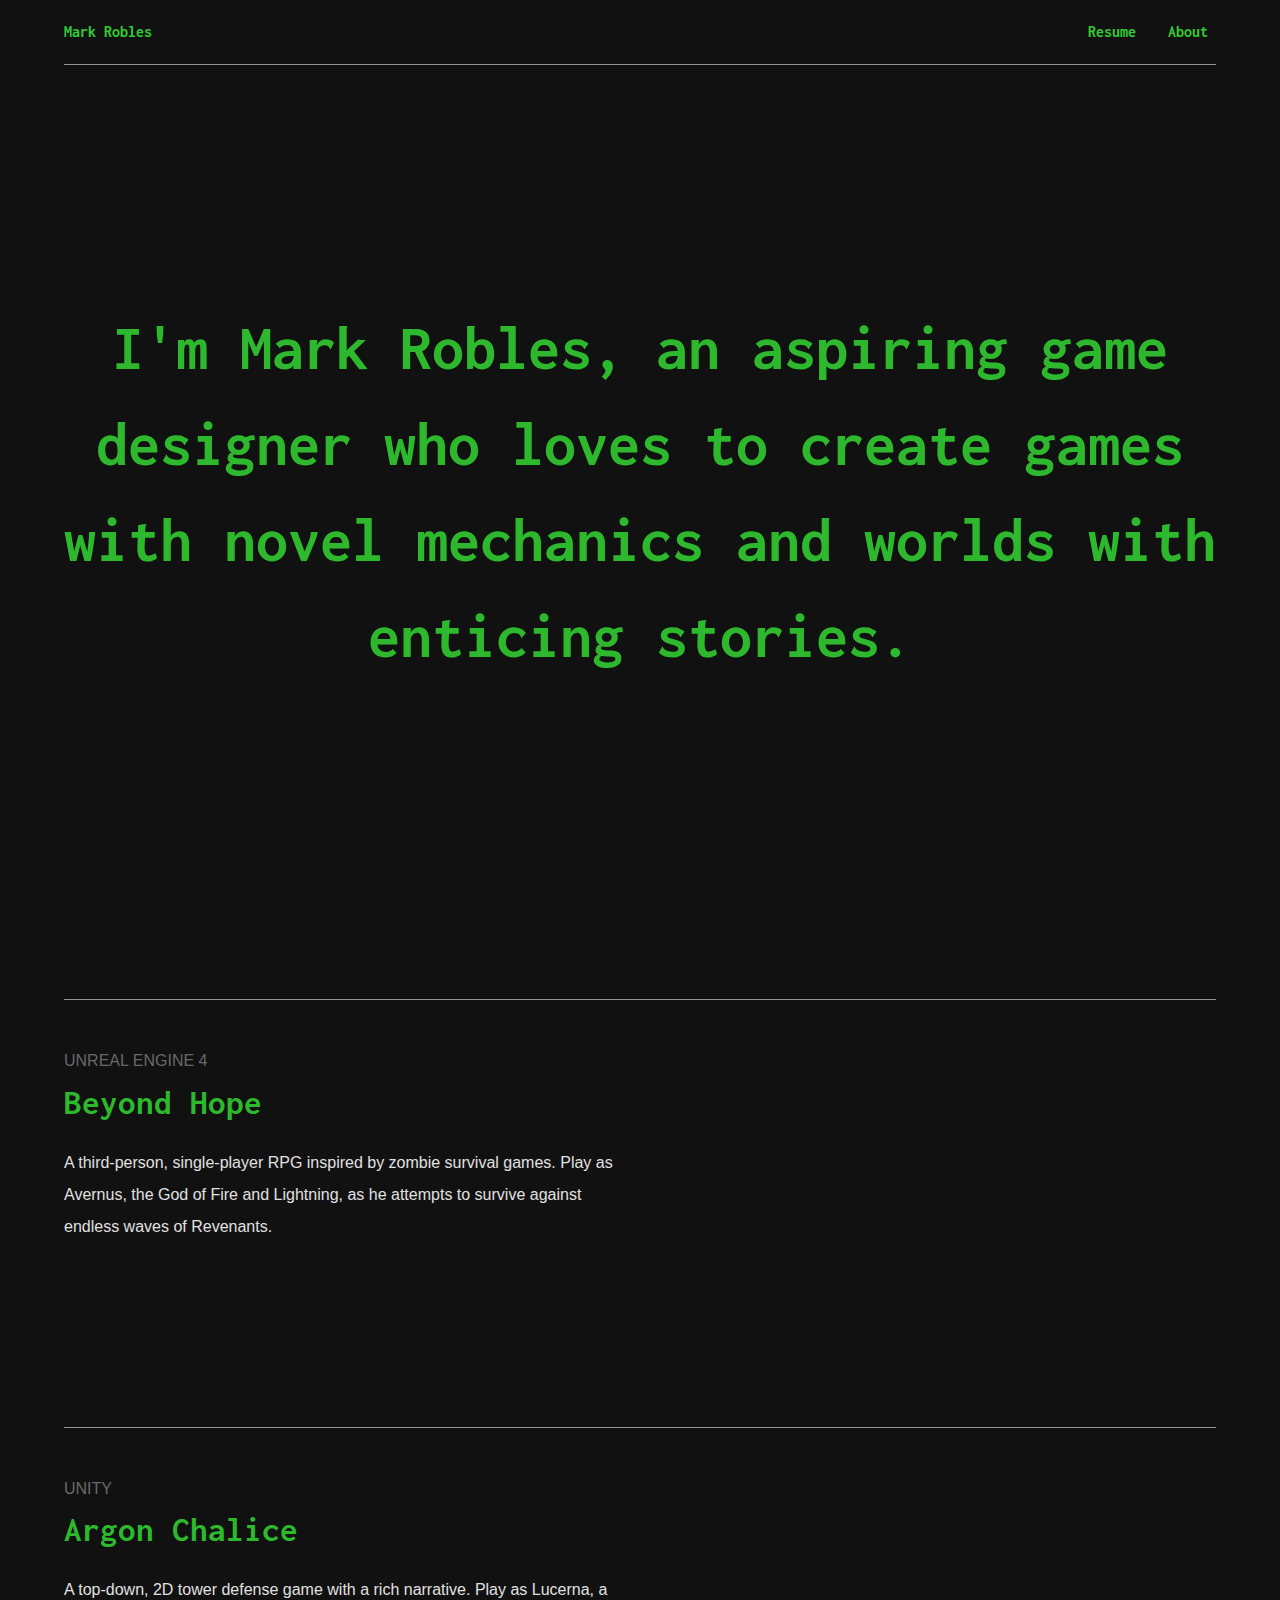
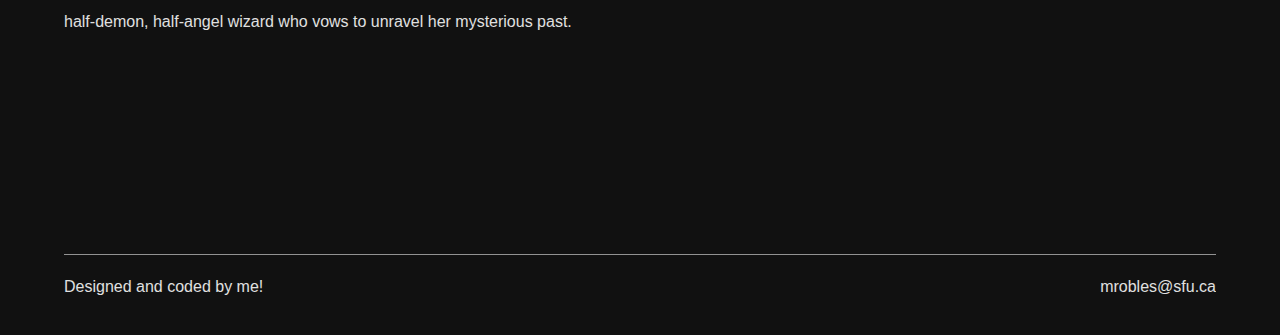
<file: index.html>
<!DOCTYPE html>
<html lang="en">

<head>
    <title>Mark Robles</title>

    <meta charset="utf-8">
    <meta name="viewport" content="width=device-width, initial-scale=1.0">

    <link rel="stylesheet" href="https://stackpath.bootstrapcdn.com/bootstrap/4.5.2/css/bootstrap.min.css"
        integrity="sha384-JcKb8q3iqJ61gNV9KGb8thSsNjpSL0n8PARn9HuZOnIxN0hoP+VmmDGMN5t9UJ0Z" crossorigin="anonymous">

    <link href="https://unpkg.com/aos@2.3.1/dist/aos.css" rel="stylesheet">
    <!--AOS-->

    <link rel="stylesheet" type="text/css" href="style.css">

    <script src="https://code.jquery.com/jquery-3.5.1.slim.min.js"
        integrity="sha384-DfXdz2htPH0lsSSs5nCTpuj/zy4C+OGpamoFVy38MVBnE+IbbVYUew+OrCXaRkfj"
        crossorigin="anonymous"></script>

    <script src="https://unpkg.com/aos@2.3.1/dist/aos.js"></script>
    <!--AOS-->

    <script src="hide.js"></script>

    <script src="https://cdn.jsdelivr.net/npm/popper.js@1.16.1/dist/umd/popper.min.js"
        integrity="sha384-9/reFTGAW83EW2RDu2S0VKaIzap3H66lZH81PoYlFhbGU+6BZp6G7niu735Sk7lN"
        crossorigin="anonymous"></script>

    <script src="https://stackpath.bootstrapcdn.com/bootstrap/4.5.2/js/bootstrap.min.js"
        integrity="sha384-B4gt1jrGC7Jh4AgTPSdUtOBvfO8shuf57BaghqFfPlYxofvL8/KUEfYiJOMMV+rV"
        crossorigin="anonymous"></script>
</head>

<body>

    <!-- Container Fluid -->
    <div class="container-fluid my-container-fluid">

        <!-- Navbar -->
        <nav class="navbar navbar-expand-lg p-0">
            <a class="navbar-brand py-3" href="index.html">Mark Robles</a>

            <!-- Dropdown Button -->
            <button class="navbar-toggler" type="button" data-toggle="collapse" data-target="#navbarNavDropdown"
                aria-controls="navbarNavDropdown" aria-expanded="false" aria-label="Toggle navigation">
                <span class="navbar-toggler-icon"> <img src="images/dropdown.png" id="dropdown-button"
                        class="img-fluid">
                </span>
            </button>

            <div class="collapse navbar-collapse" id="navbarNavDropdown">
                <ul class="navbar-nav ml-auto">

                    <!-- Resume -->
                    <li class="nav-item pr-3">
                        <a class="nav-link" href="misc/MarkRoblesResume2021.pdf">Resume</a>
                    </li>

                    <!-- About -->
                    <li class="nav-item">
                        <a class="nav-link" href="about.html">About</a>
                    </li>

                </ul>
            </div>
        </nav>

        <!-- Hero -->
        <div class="jumbotron jumbotron-fluid">

            <h1 class="hero-header">I'm Mark Robles, an aspiring game designer who loves to create games with novel
                mechanics and worlds with enticing stories.</h1>

            <!--
            <h1 class="hero-header">I AM MARK ROBLES</h1>
            <h2>An aspiring game designer who loves to create games with novel mechanics and narrative-rich worlds.</h2>
            -->
        </div>

        <!-- Beyond Hope Project -->
        <div class="row my-row">
            <div class="col-lg-6 my-project-content pt-5 pb-4">
                <h6>UNREAL ENGINE 4</h6>
                <h1>Beyond Hope</h1>
                <p class="project-copy">A third-person, single-player RPG inspired by zombie survival games. Play as
                    Avernus, the God of Fire and Lightning, as he attempts to survive against endless waves of
                    Revenants.</p>
            </div>

            <div class="col-lg-6 my-project-img pt-lg-5 pb-5">

                <a href="beyondhope.html">
                    <div class="hovereffect">
                        <img src="images/beyondhope.png" id="beyond-hope-img" alt="" class="img-fluid float-center emb"
                            data-aos="fade-up" data-aos-duration="1500">

                        <div class="overlay">
                            <h2 class="info">View Project</h2>
                        </div>
                    </div>
                </a>

            </div>
        </div>


        <!-- Argon Chalice Project -->
        <div class="row my-row">
            <div class="col-lg-6 my-project-content pt-5 pb-4">
                <h6>UNITY</h6>
                <h1>Argon Chalice</h1>
                <p class="project-copy">A top-down, 2D tower defense game with a rich narrative. Play as
                    Lucerna, a half-demon, half-angel wizard who vows to unravel her mysterious past.</p>
            </div>

            <div class="col-lg-6 my-project-img pt-lg-5 pb-5">
                <!--
            <a href="argonchalice.html"><img src="images/argonchalice.png" id="argonchalice-hope-img" alt=""
                    class="img-fluid emb" data-aos="fade-up" data-aos-duration="1500"></a>
                    -->
                <a href="argonchalice.html">
                    <div class="hovereffect">
                        <img src="images/argonchalice.png" id="argonchalice-hope-img" alt="" class="img-fluid emb"
                            data-aos="fade-up" data-aos-duration="1500">

                        <div class="overlay">
                            <h2 class="info">View Project</h2>
                        </div>
                    </div>
                </a>

            </div>
        </div>

        <!-- Footer -->
        <footer class="footer">
            <div class="float-left py-3">
                <p> Designed and coded by me! </p>
            </div>

            <div class="float-right py-3">
                <p class="text-right"> mrobles@sfu.ca </p>
            </div>

            <div class="clearfix"></div>
        </footer>

    </div>


    <script>
        AOS.init();
    </script>

</body>

</html>
</file>
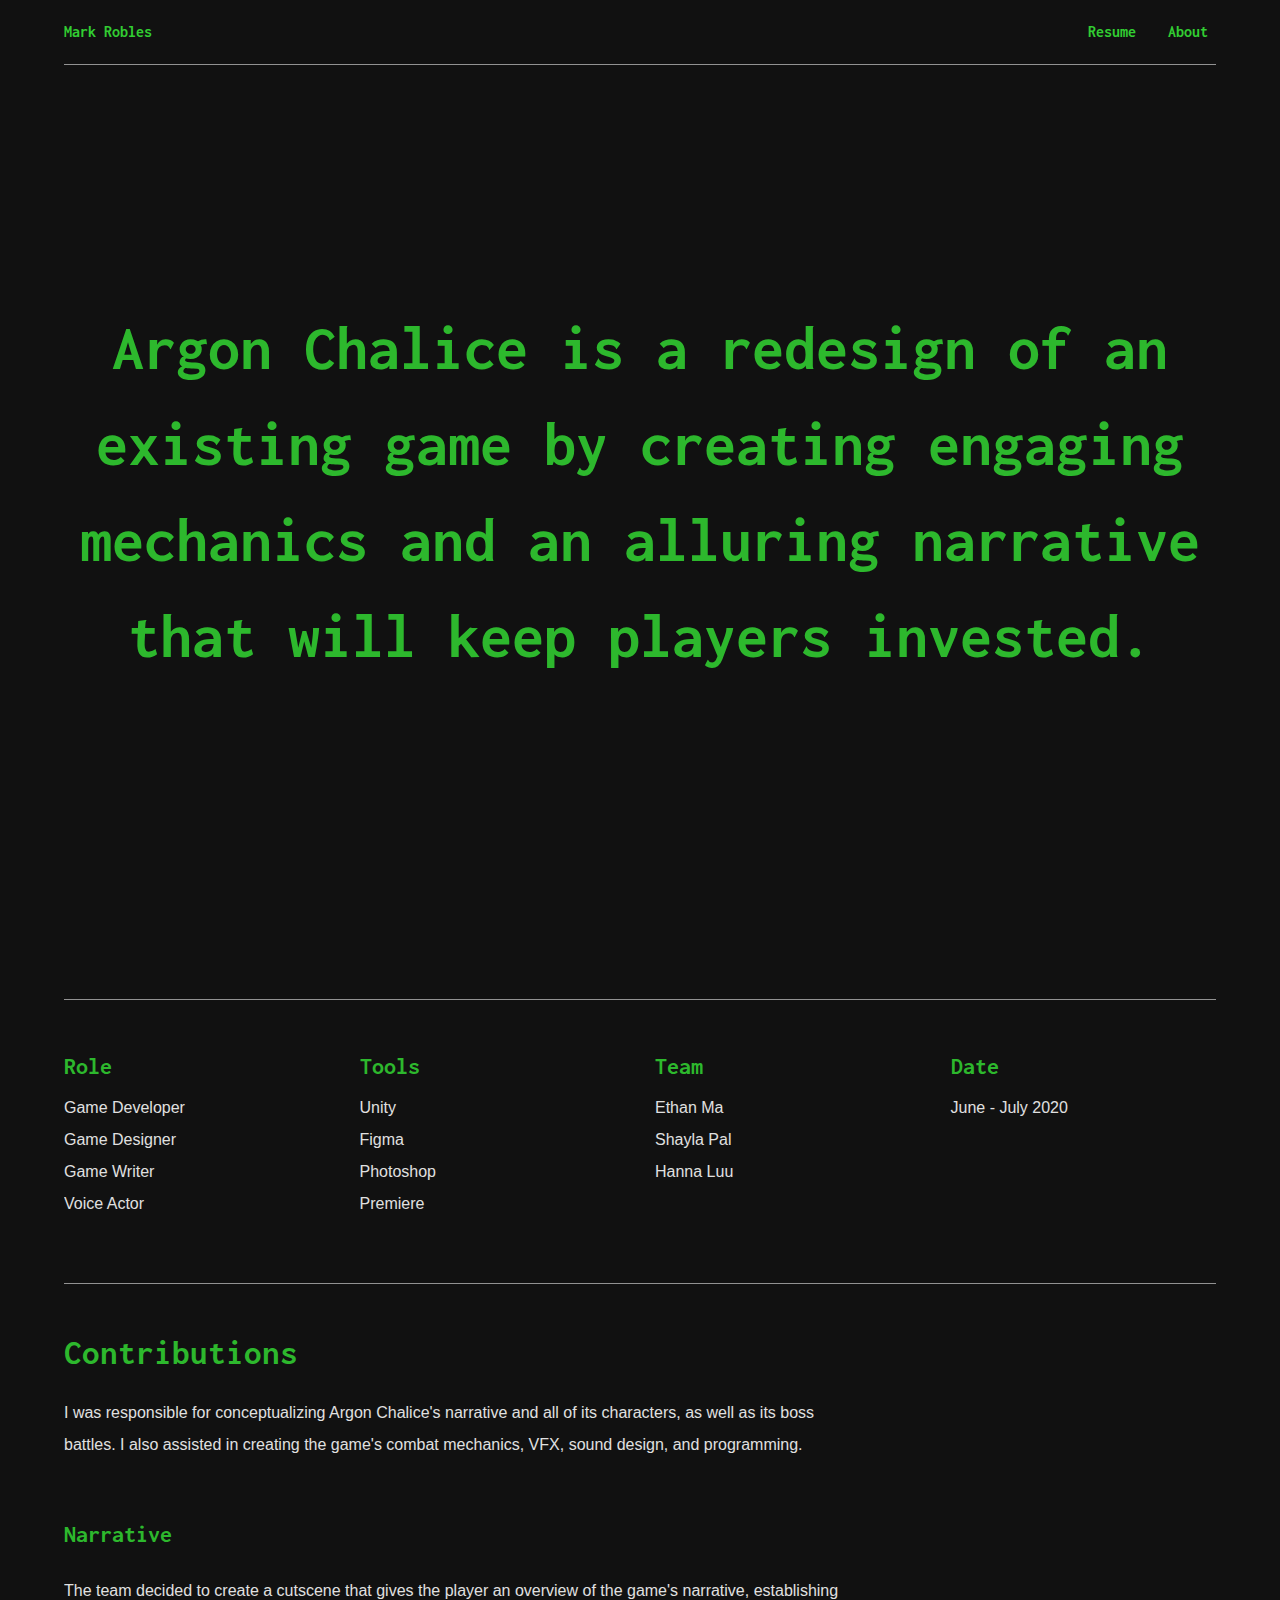
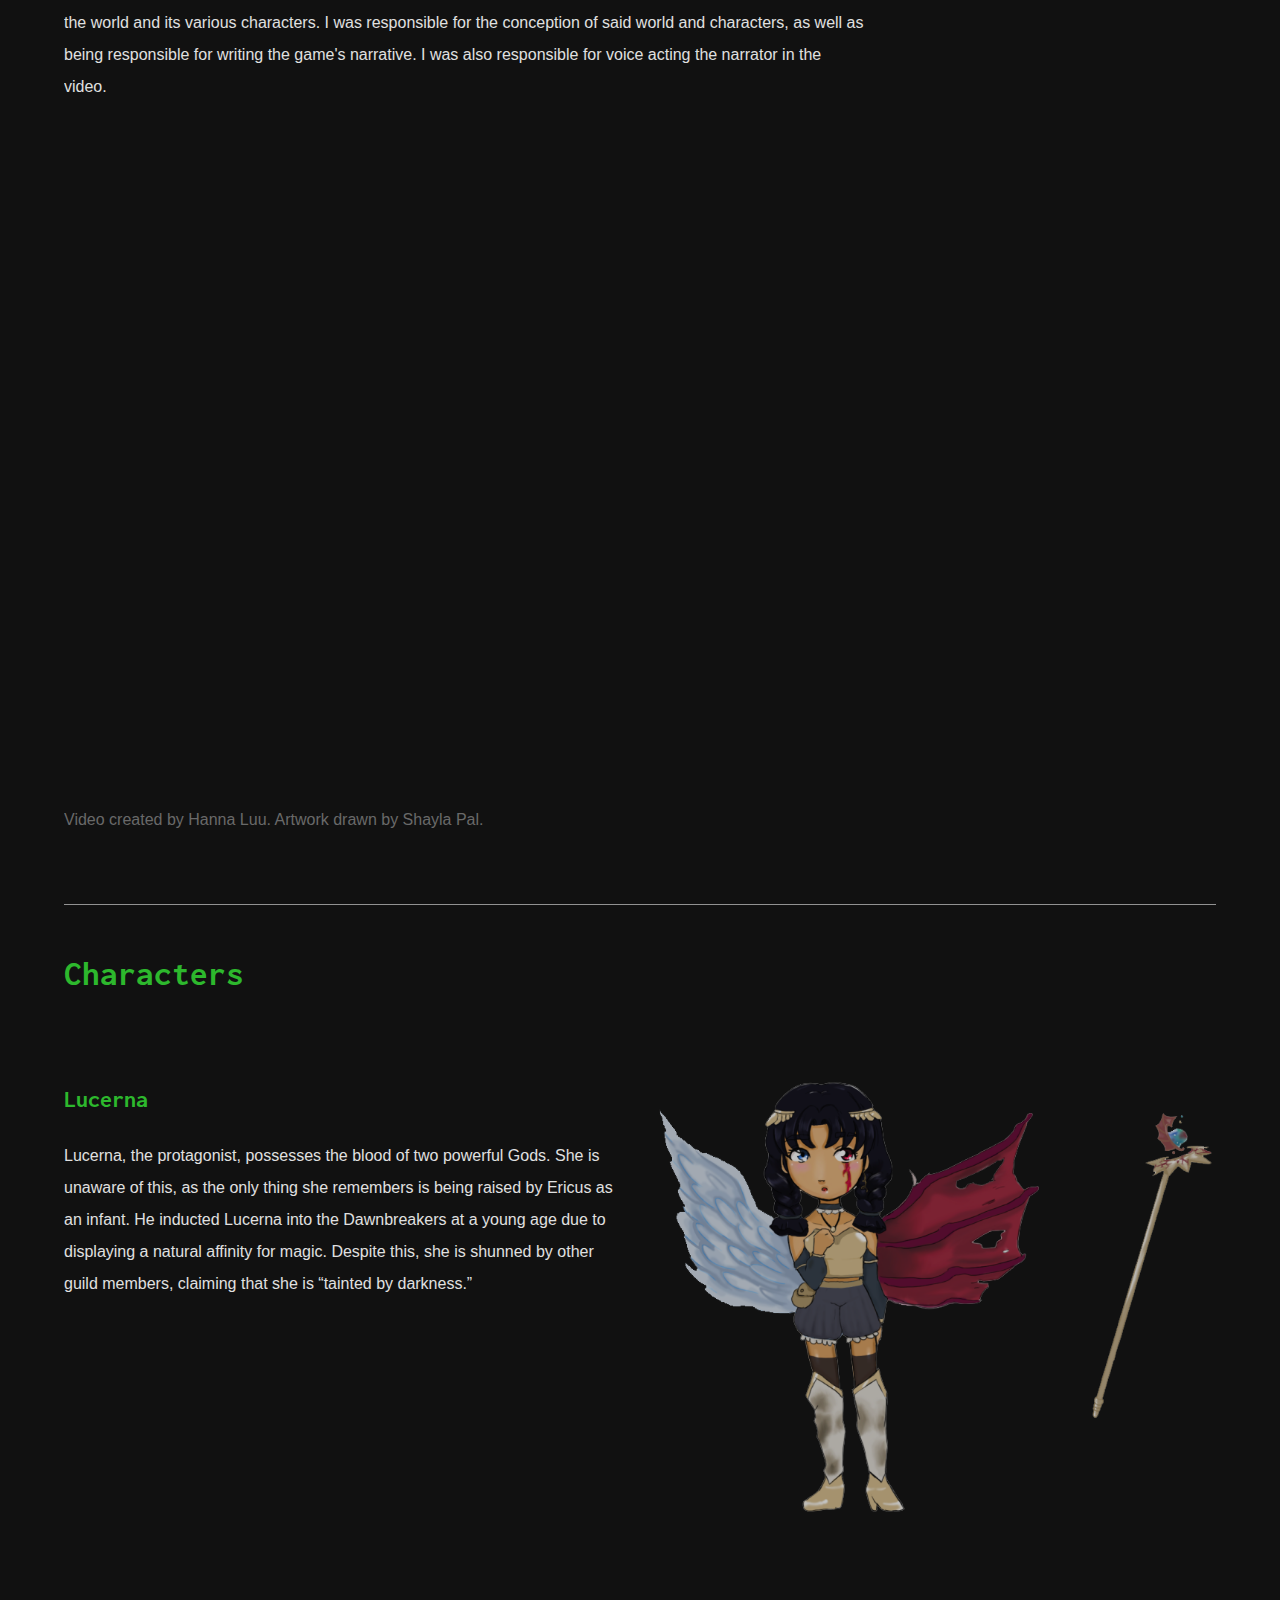
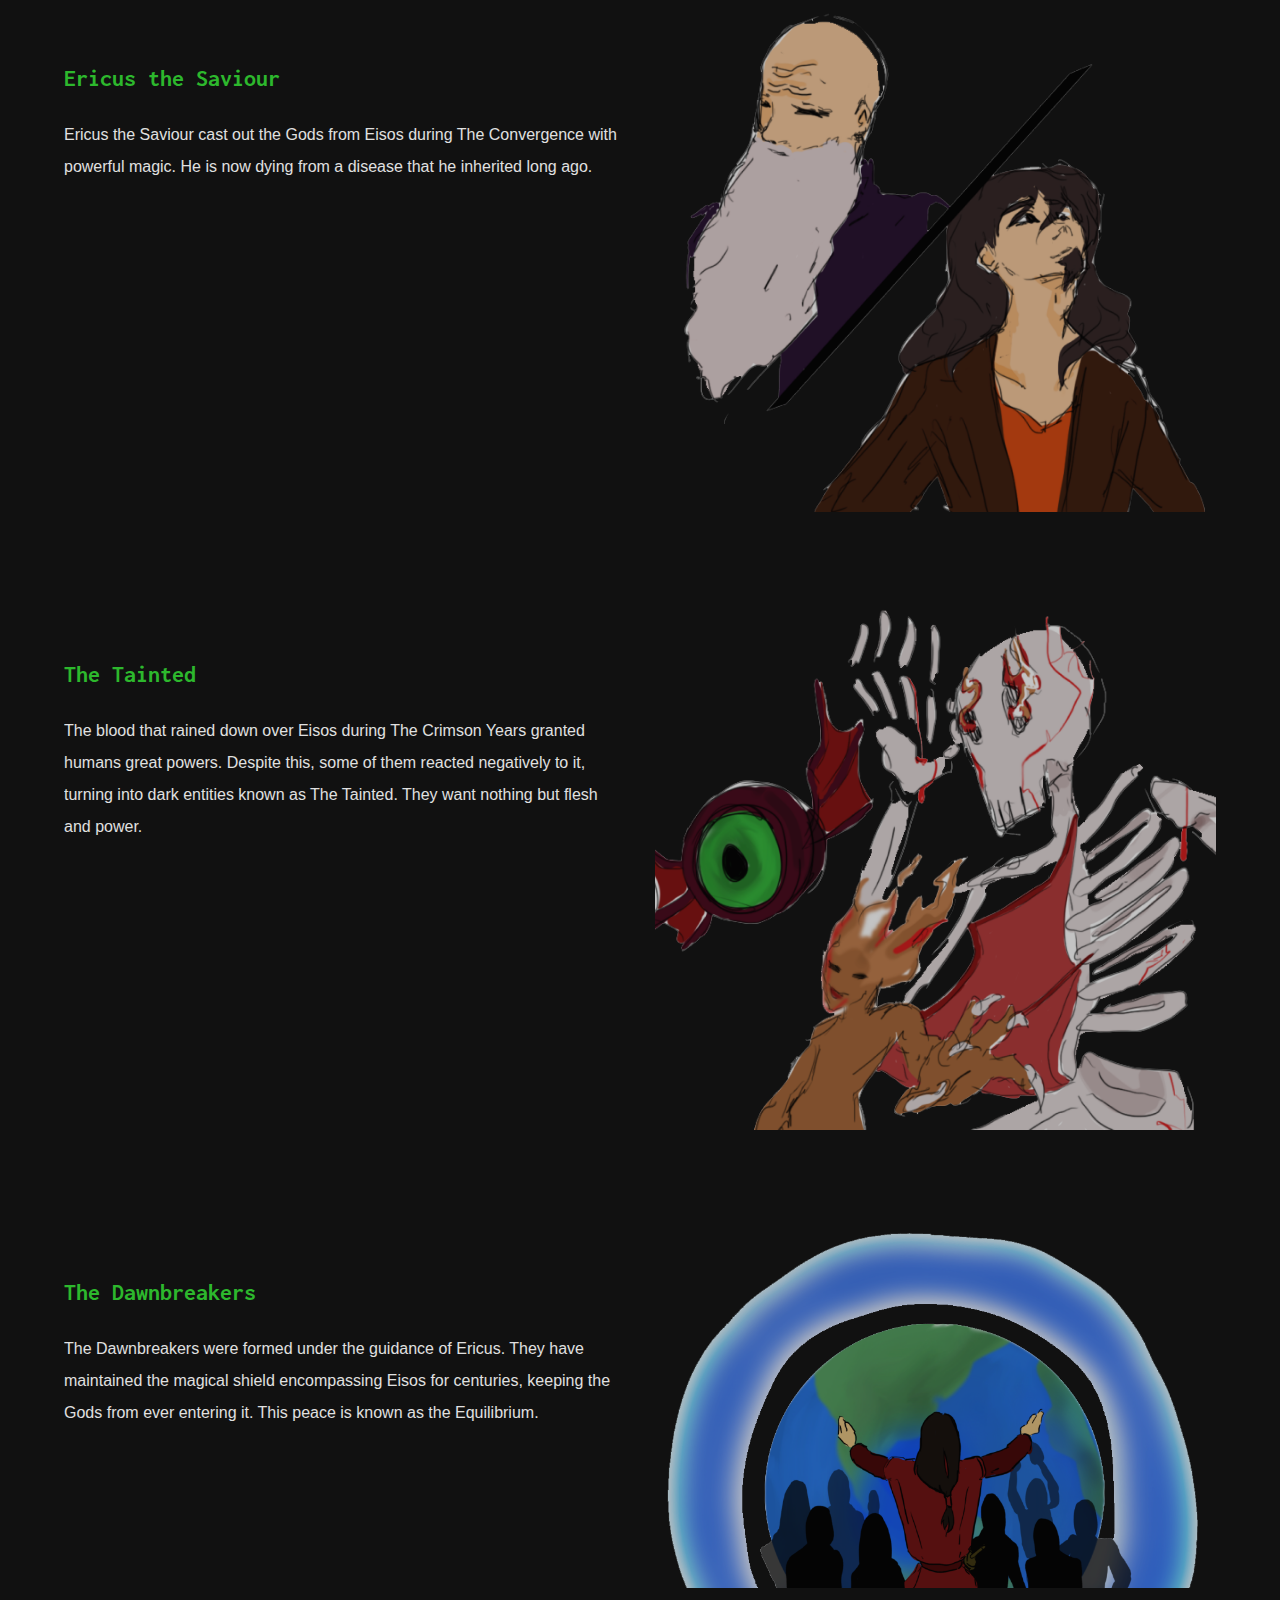
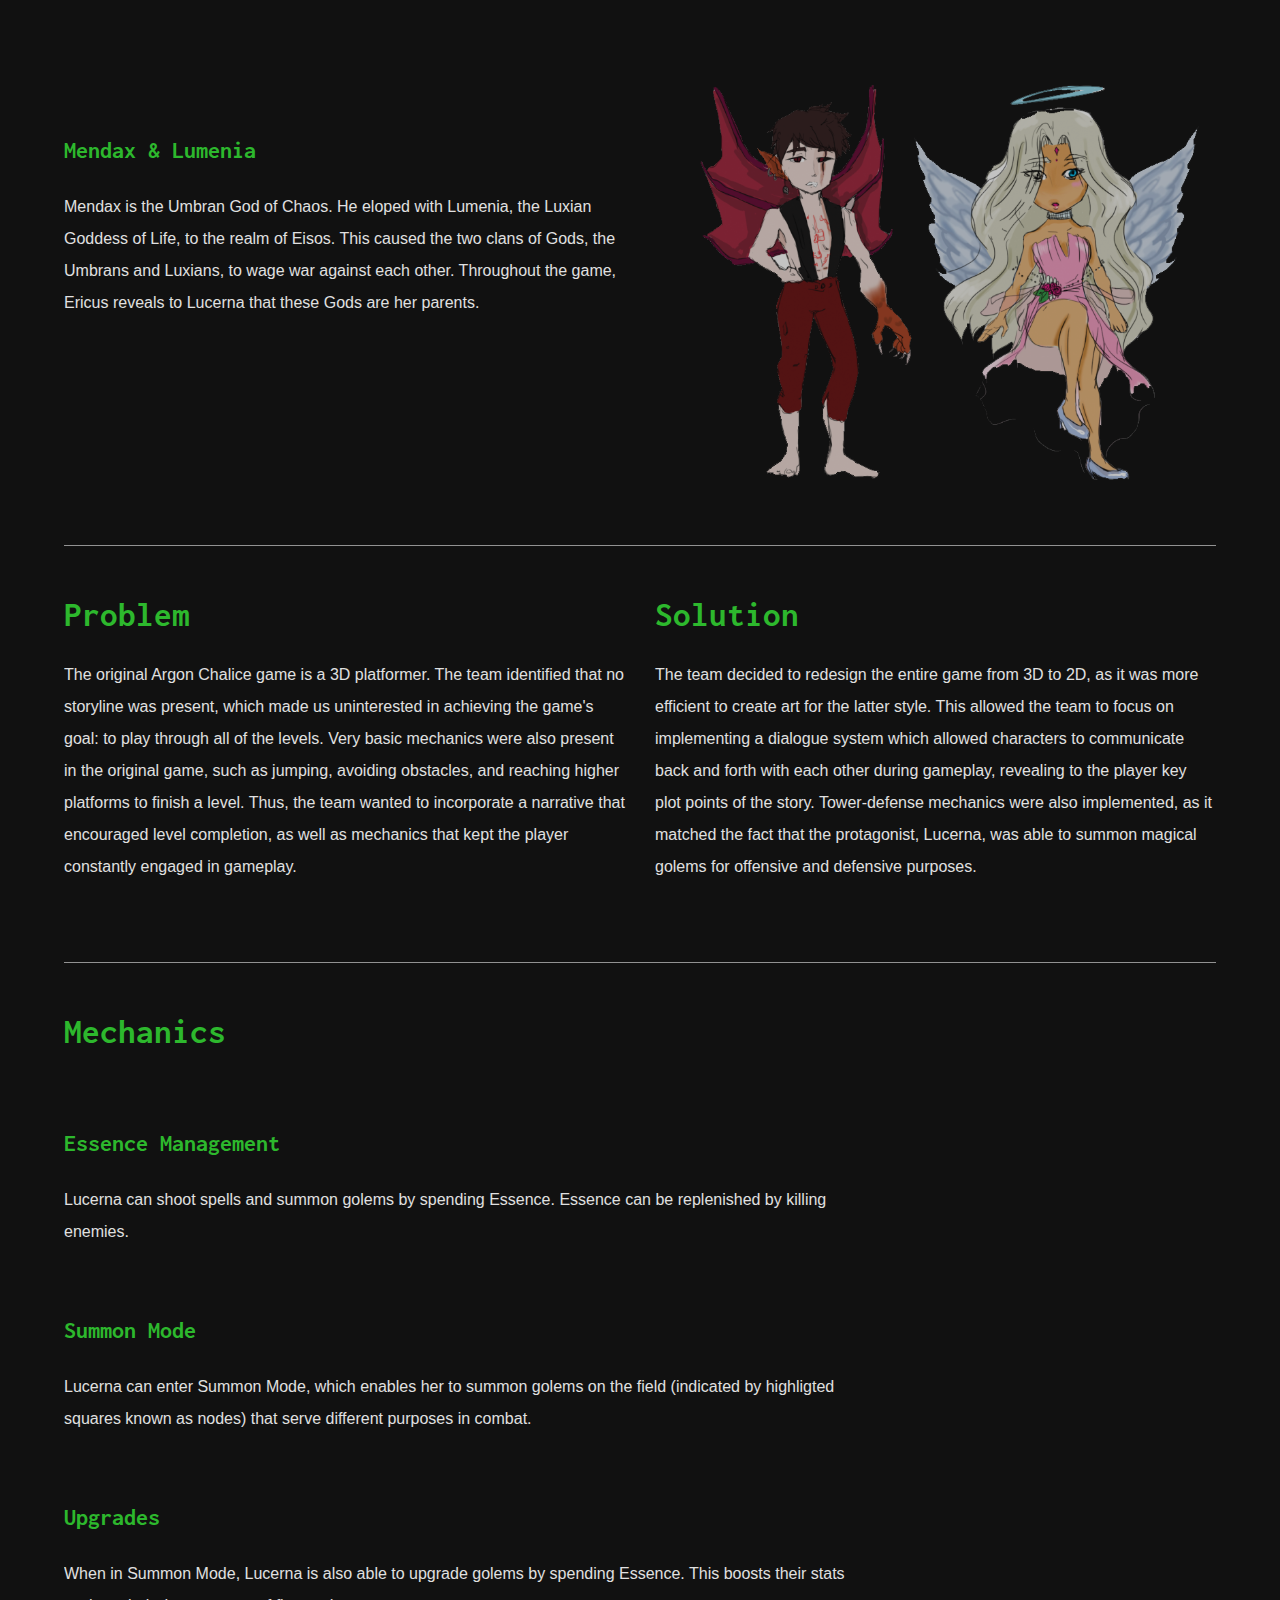
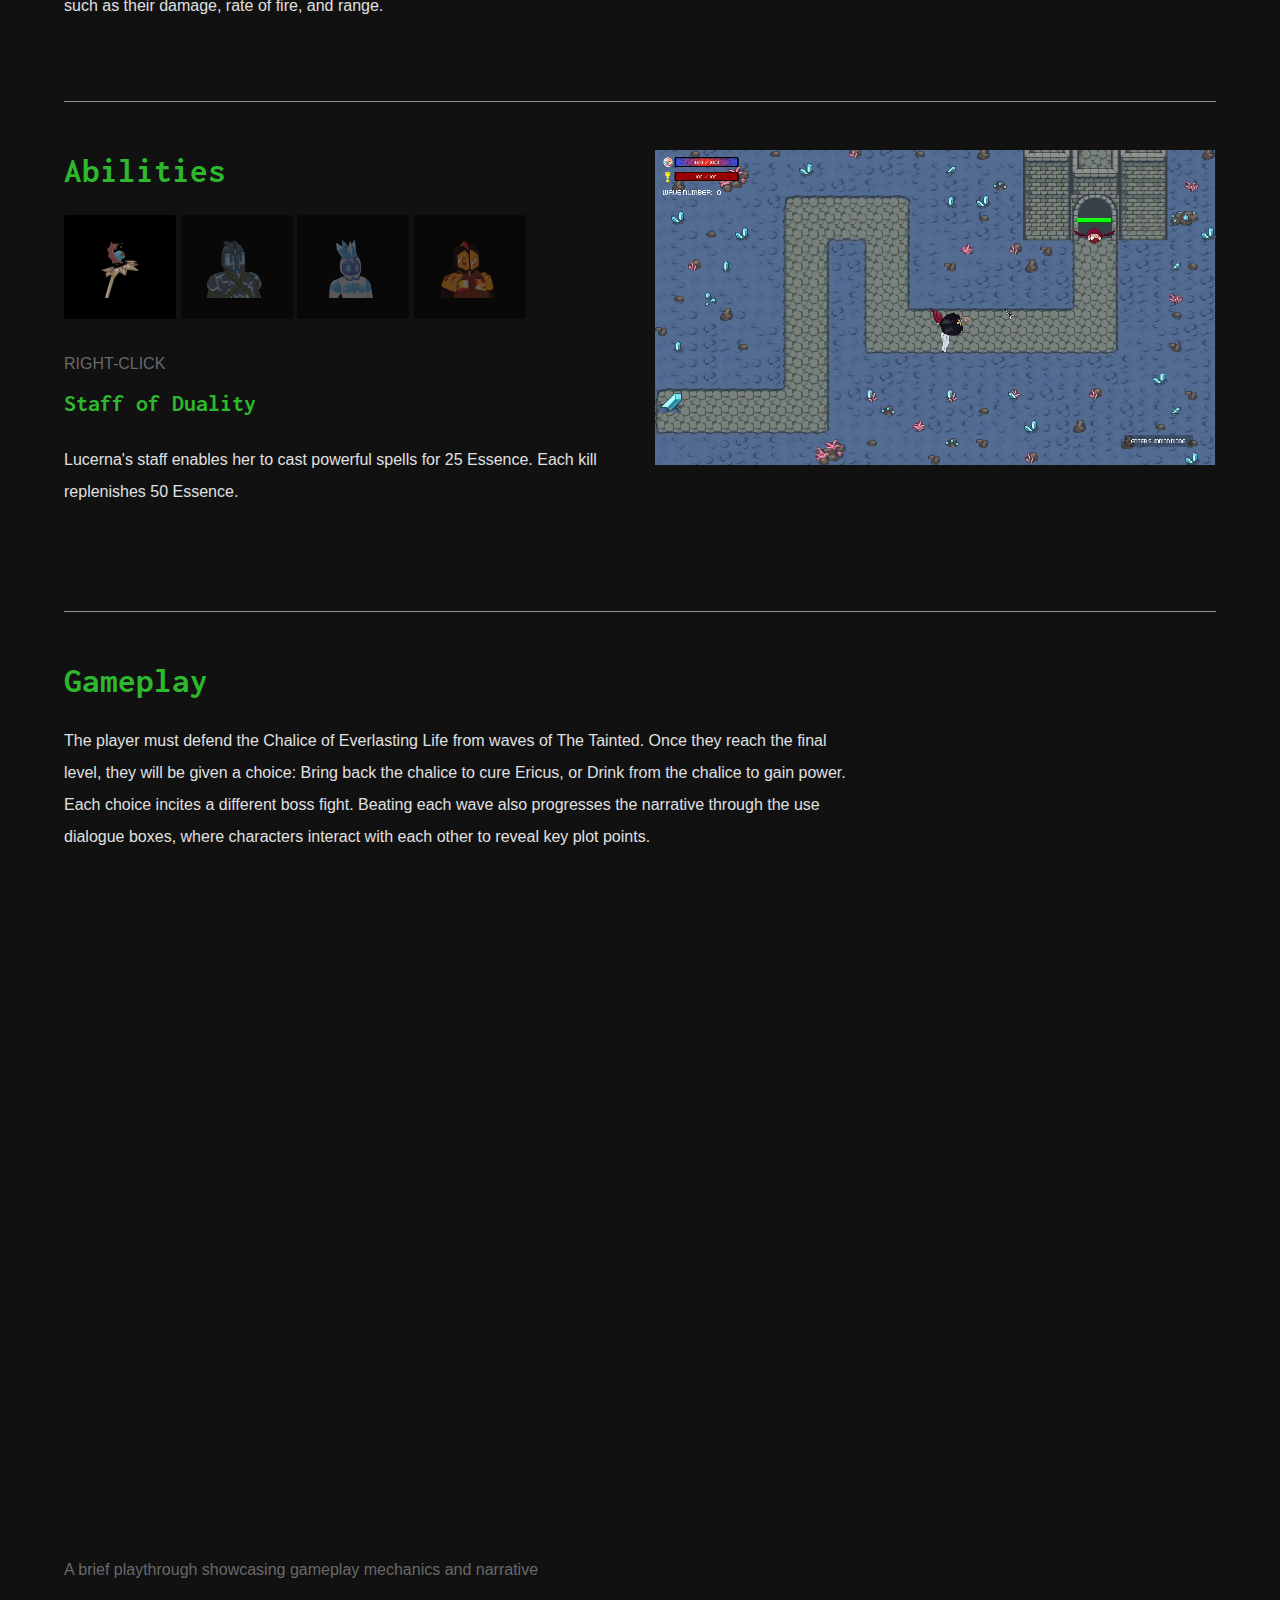
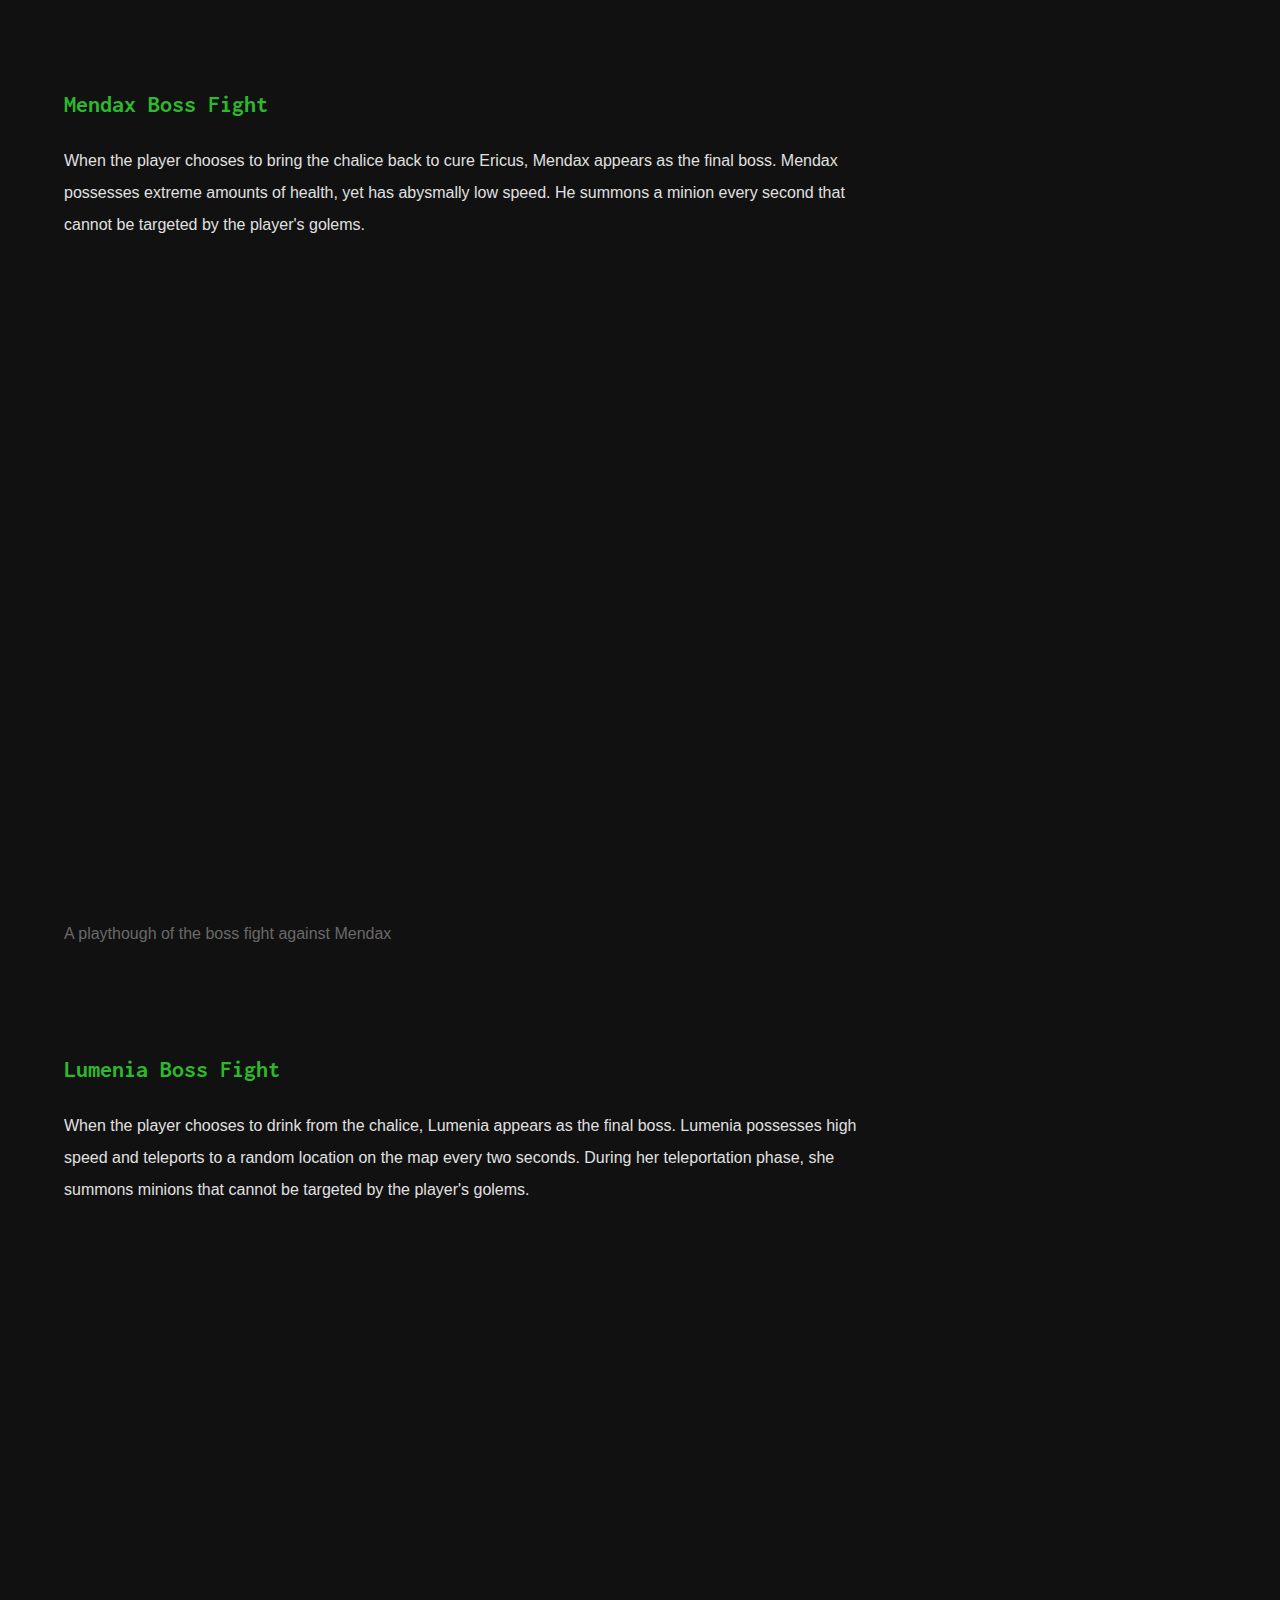
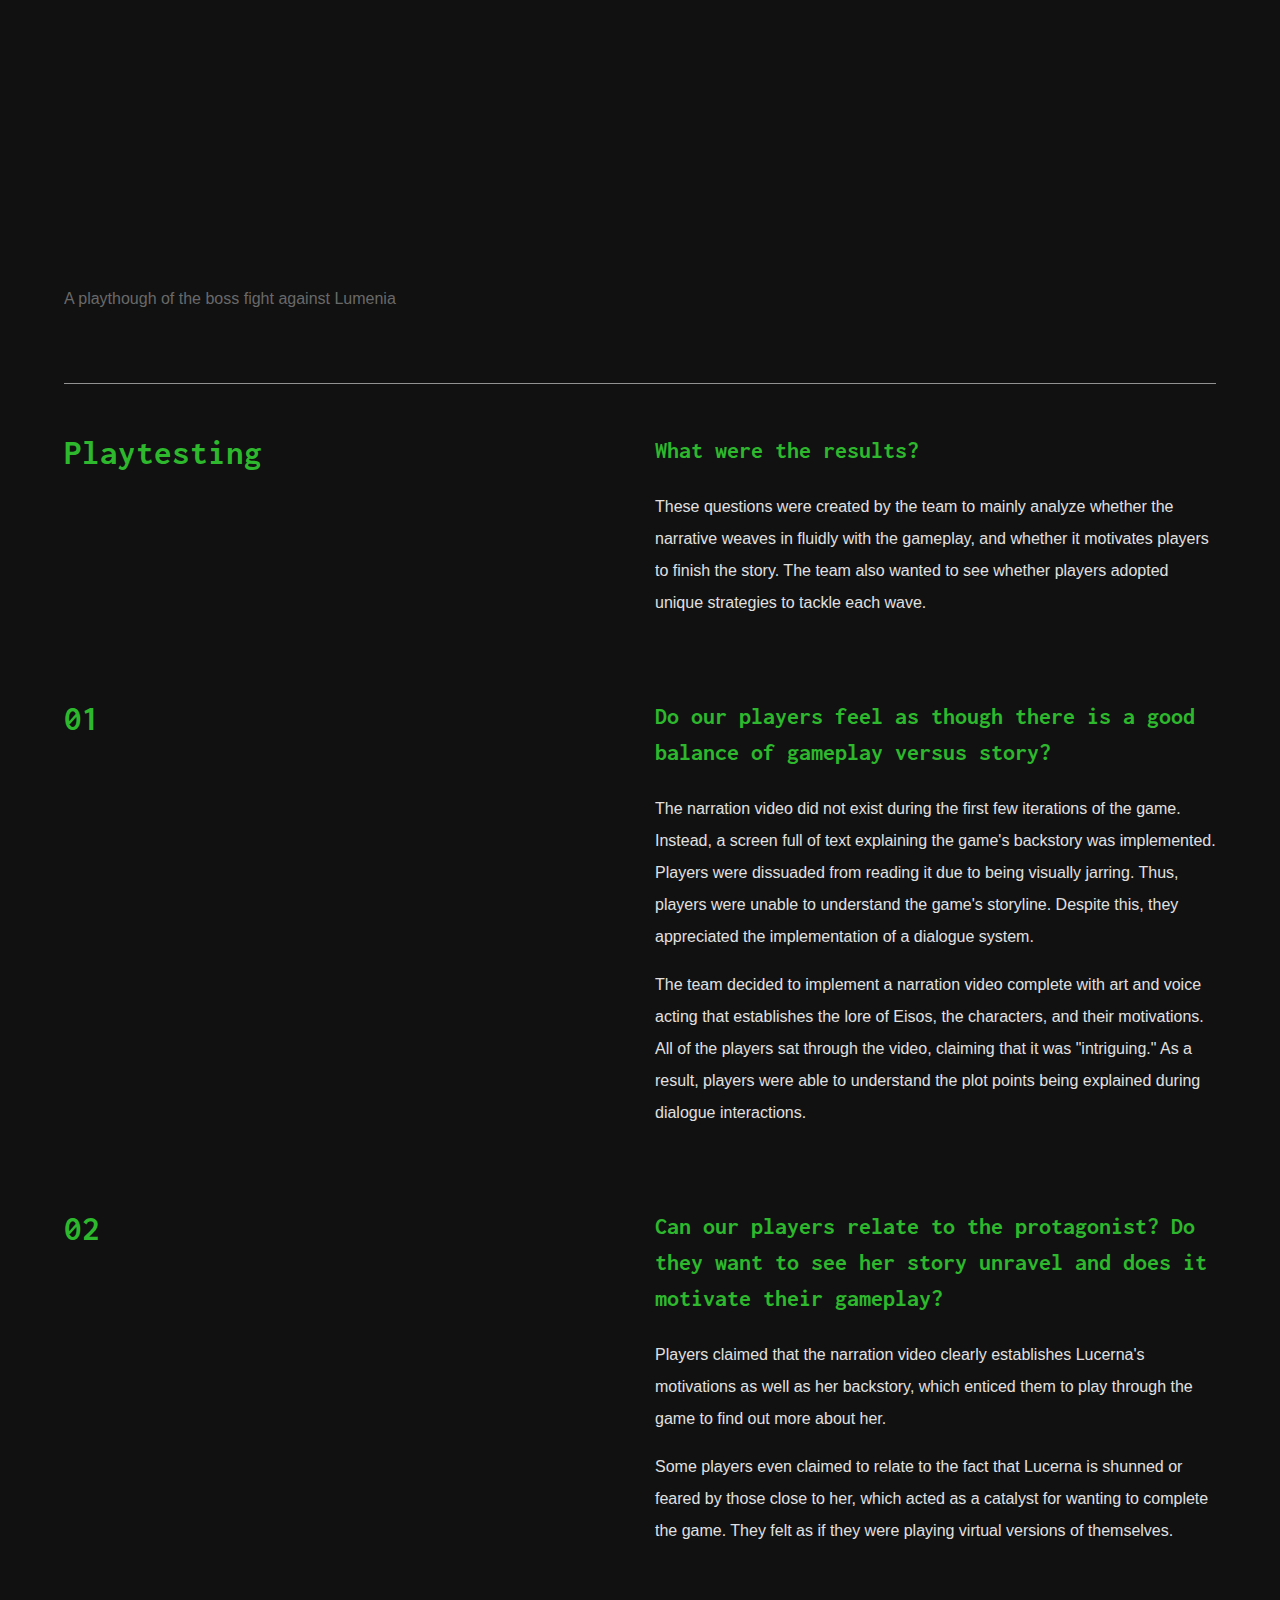
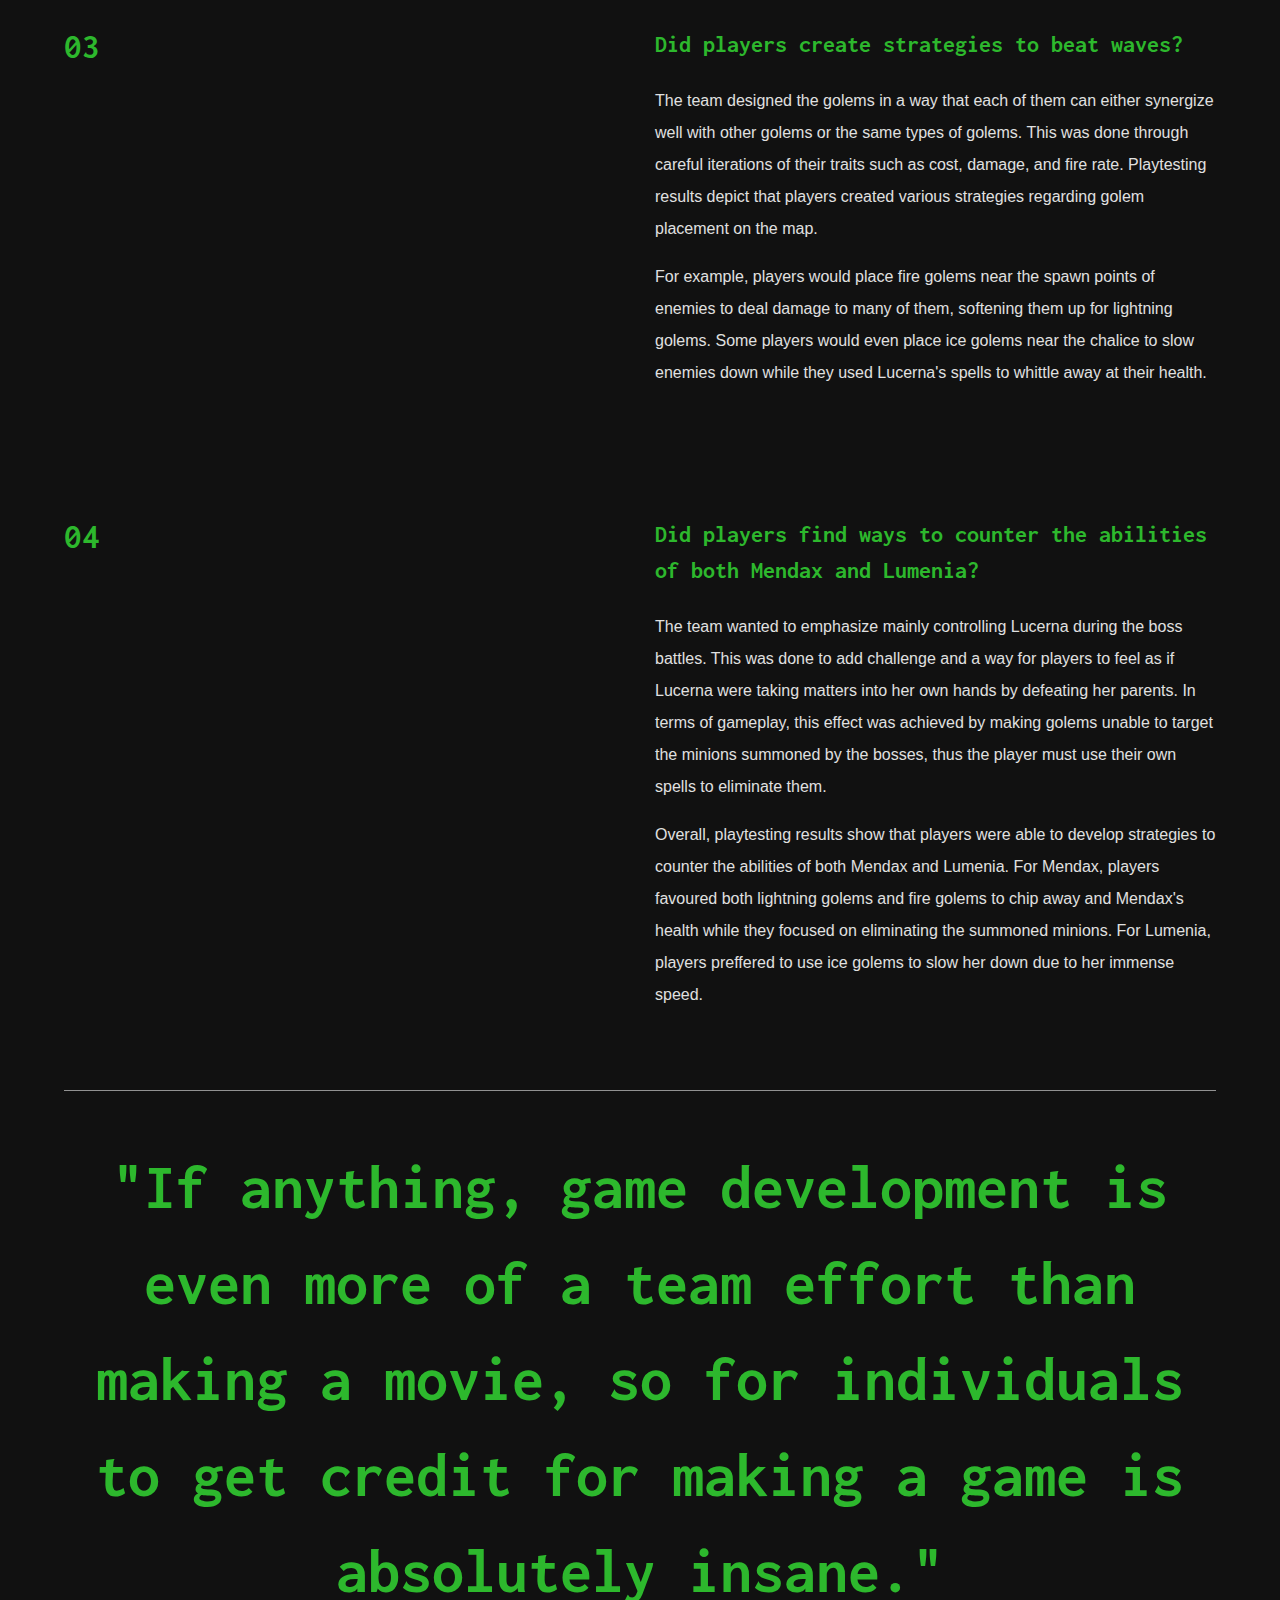
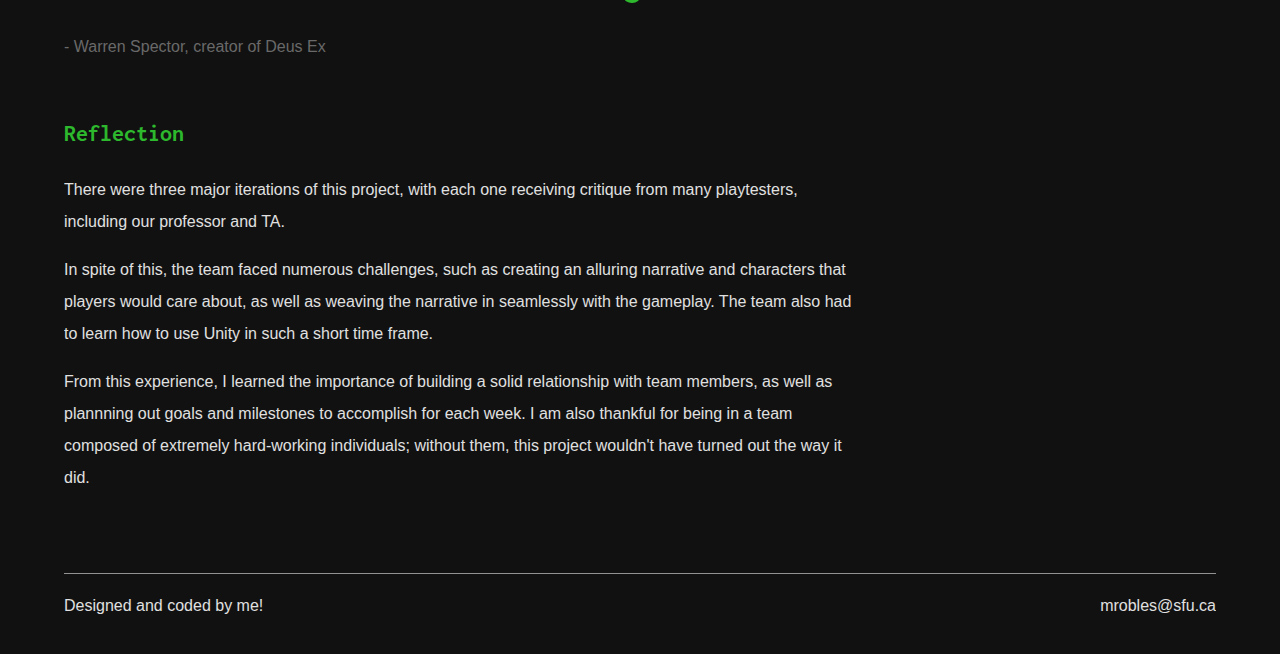
<file: argonchalice.html>
<!DOCTYPE html>
<html lang="en">

<head>
    <title>Mark Robles</title>

    <meta charset="utf-8">
    <meta name="viewport" content="width=device-width, initial-scale=1.0">

    <link rel="stylesheet" href="https://stackpath.bootstrapcdn.com/bootstrap/4.5.2/css/bootstrap.min.css"
        integrity="sha384-JcKb8q3iqJ61gNV9KGb8thSsNjpSL0n8PARn9HuZOnIxN0hoP+VmmDGMN5t9UJ0Z" crossorigin="anonymous">

    <link rel="stylesheet" type="text/css" href="style.css">

    <script src="https://ajax.googleapis.com/ajax/libs/jquery/3.5.1/jquery.min.js"></script>

    <script src="hide.js"></script>

    <script src="https://cdn.jsdelivr.net/npm/popper.js@1.16.1/dist/umd/popper.min.js"
        integrity="sha384-9/reFTGAW83EW2RDu2S0VKaIzap3H66lZH81PoYlFhbGU+6BZp6G7niu735Sk7lN"
        crossorigin="anonymous"></script>

    <script src="https://stackpath.bootstrapcdn.com/bootstrap/4.5.2/js/bootstrap.min.js"
        integrity="sha384-B4gt1jrGC7Jh4AgTPSdUtOBvfO8shuf57BaghqFfPlYxofvL8/KUEfYiJOMMV+rV"
        crossorigin="anonymous"></script>
</head>

<body>

    <!-- Container Fluid -->
    <div class="container-fluid my-container-fluid">

        <!-- Navbar -->
        <nav class="navbar navbar-expand-lg p-0">
            <a class="navbar-brand py-3" href="index.html">Mark Robles</a>

            <!-- Dropdown Button -->
            <button class="navbar-toggler" type="button" data-toggle="collapse" data-target="#navbarNavDropdown"
                aria-controls="navbarNavDropdown" aria-expanded="false" aria-label="Toggle navigation">
                <span class="navbar-toggler-icon"> <img src="images/dropdown.png" id="dropdown-button"
                        class="img-fluid">
                </span>
            </button>

            <div class="collapse navbar-collapse" id="navbarNavDropdown">
                <ul class="navbar-nav ml-auto">

                    <!-- Resume -->
                    <li class="nav-item pr-3">
                        <a class="nav-link" href="misc/MarkRoblesResume2021.pdf" target="_blank">Resume</a>
                    </li>

                    <!-- About -->
                    <li class="nav-item">
                        <a class="nav-link" href="about.html">About</a>
                    </li>

                </ul>
            </div>
        </nav>

        <!-- Hero -->
        <div class="jumbotron jumbotron-fluid">
            <h1 class="hero-header">Argon Chalice is a redesign of an existing game by creating engaging mechanics and
                an alluring
                narrative that will keep players invested.</h1>
        </div>

        <!-- Roles -->
        <div class="row my-row">


            <div class="col-lg-3 py-3 pt-5 py-lg-5">
                <h3>Role</h3>
                <ul>
                    <li>Game Developer</li>
                    <li>Game Designer</li>
                    <li>Game Writer</li>
                    <li>Voice Actor</li>
                </ul>
            </div>

            <div class="col-lg-3 py-3 py-lg-5">
                <h3>Tools</h3>
                <ul>
                    <li>Unity</li>
                    <li>Figma</li>
                    <li>Photoshop</li>
                    <li>Premiere</li>
                </ul>

            </div>

            <div class="col-lg-3 py-3 py-lg-5">
                <h3>Team</h3>
                <ul>
                    <li>Ethan Ma</li>
                    <li>Shayla Pal</li>
                    <li>Hanna Luu</li>
                </ul>
            </div>

            <div class="col-lg-3 py-3 pb-4 py-lg-5">
                <h3>Date</h3>
                <p>June - July 2020</p>
            </div>
        </div>

        <!-- Contributions -->
        <div class="row">
            <div class="col-lg-12 my-project-content pt-5">
                <h1>Contributions</h1>
                <p class="project-copy">I was responsible for conceptualizing Argon Chalice's narrative and all of its
                    characters, as well as its boss battles. I also
                    assisted in
                    creating the game's combat mechanics, VFX, sound design, and programming.</p>
            </div>
        </div>

        <div class="row my-row">
            <div class="col-lg-12 my-project-content py-4">
                <h2>Narrative</h2>
                <p class="project-copy">The team decided to create a cutscene that gives the player an overview of the
                    game's narrative, establishing the world and its various characters. I was
                    responsible for the conception of said world and characters, as well as being responsible for
                    writing the game's narrative. I was also responsible for voice acting the narrator in the video.
                </p>
            </div>

            <div class="col-lg-12 my-project-content pb-5">
                <div class="embed-responsive embed-responsive-16by9">
                    <iframe class="embed-responsive-item" src="https://www.youtube.com/embed/WKRZUGoCtfo"
                        allowfullscreen></iframe>
                </div>
                <h6 class="pt-3">Video created by Hanna Luu. Artwork drawn by Shayla Pal.</h6>
            </div>
        </div>

        <!-- Characters -->

        <div class="row">
            <div class="col-lg-6 my-project-content py-5">
                <h1>Characters</h1>
            </div>
        </div>

        <div class="row pb-5">
            <div class="col-lg-6 my-project-content pb-5 pt-0">
                <h2>Lucerna</h2>
                <p class="project-copy"> Lucerna, the protagonist, possesses the blood of two powerful Gods. She is
                    unaware of this, as the only thing she remembers is being raised by Ericus as an infant. He inducted
                    Lucerna
                    into the Dawnbreakers at a young age due to displaying a natural affinity for magic. Despite this,
                    she is shunned by other guild members, claiming that she is “tainted by darkness.”</p>
            </div>

            <div class="col-lg-6 my-project-content pb-5 pt-0">
                <img src="images/Lucerna 1 New.png" class="img-fluid">
            </div>
        </div>

        <div class="row pb-5">
            <div class="col-lg-6 my-project-content py-5">
                <h2>Ericus the Saviour</h2>
                <p class="project-copy">Ericus the Saviour cast out the Gods from Eisos during The Convergence with
                    powerful magic. He is now dying from a disease that he inherited long ago.</p>
            </div>

            <div class="col-lg-6 my-project-content pb-5 pt-0">
                <img src="images/Ericus 1 New.png" class="img-fluid">
            </div>
        </div>

        <div class="row pb-5">
            <div class="col-lg-6 my-project-content py-5">
                <h2>The Tainted</h2>
                <p class="project-copy">The blood that rained down over Eisos during The Crimson Years granted humans
                    great powers. Despite this, some of them reacted negatively to it, turning into dark entities known
                    as The Tainted. They want nothing but flesh and power.</p>
            </div>

            <div class="col-lg-6 my-project-content pb-5 pt-0">
                <img src="images/Tainted 2 New.png" class="img-fluid">
            </div>

        </div>

        <div class="row pb-5">
            <div class="col-lg-6 my-project-content py-5">
                <h2>The Dawnbreakers</h2>
                <p class="project-copy">The Dawnbreakers were formed under the guidance of Ericus. They have
                    maintained the magical shield encompassing Eisos for centuries, keeping the Gods from ever entering
                    it. This peace is known as the Equilibrium.
                </p>
            </div>

            <div class="col-lg-6 my-project-content pb-5 pt-0">
                <img src="images/Dawnbreakers 1 New.png" class="img-fluid">
            </div>

        </div>

        <div class="row my-row">
            <div class="col-lg-6 my-project-content py-5">
                <h2>Mendax & Lumenia</h2>
                <p class="project-copy">Mendax is the Umbran God of Chaos. He eloped with Lumenia, the Luxian Goddess of
                    Life, to the realm of Eisos. This caused the two clans of Gods, the Umbrans and Luxians, to wage war
                    against each other. Throughout the game, Ericus reveals to Lucerna that these Gods are her parents.
                </p>
            </div>

            <div class="col-lg-6 my-project-content pb-5 pt-0">
                <img src="images/Mendax Lumenia.png" class="img-fluid">
            </div>
        </div>

        <!-- Problem -->
        <div class="row my-row">
            <div class="col-lg-6 my-project-content py-5">
                <h1>Problem</h1>
                <p class="project-copy">The original Argon Chalice game is a 3D platformer. The team identified that no
                    storyline was present, which made us uninterested in achieving the game's goal: to play through
                    all of the levels. Very basic mechanics were also present in the original game, such as jumping,
                    avoiding obstacles, and reaching higher platforms to finish a level. Thus, the team wanted to
                    incorporate a narrative that encouraged level completion, as well as mechanics that kept the player
                    constantly engaged in gameplay.</p>
            </div>

            <!-- Solution -->
            <div class="col-lg-6 my-project-content py-sm-5 pb-5">
                <h1>Solution</h1>
                <p class="project-copy">The team decided to redesign the entire game from 3D to 2D, as it was more
                    efficient to create art for the latter style. This allowed the team to focus on implementing a
                    dialogue system which allowed characters to communicate back and forth with each other during
                    gameplay, revealing to the player key plot points of the story. Tower-defense mechanics were also
                    implemented, as it matched the fact that the protagonist, Lucerna, was able to summon magical golems
                    for
                    offensive and defensive purposes.</p>
            </div>
        </div>

        <!-- Mechanics -->
        <div class="row my-row">

            <div class="col-lg-6 my-project-content py-5">
                <h1>Mechanics</h1>
            </div>

            <div class="col-lg-12 my-project-content pb-5 pt-0">
                <h2>Essence Management</h2>
                <p class="project-copy">Lucerna can shoot spells and summon golems by spending Essence. Essence can be
                    replenished by killing enemies.</p>
            </div>

            <div class="col-lg-12 my-project-content pb-5 pt-0">
                <h2>Summon Mode</h2>
                <p class="project-copy">Lucerna can enter Summon Mode, which enables her to summon golems on the field
                    (indicated by highligted squares known as nodes) that serve different purposes in combat.</p>
            </div>

            <div class="col-lg-12 my-project-content pb-5 pt-0">
                <h2>Upgrades</h2>
                <p class="project-copy">When in Summon Mode, Lucerna is also able to upgrade golems by spending Essence.
                    This boosts their stats such as their damage, rate of fire, and range.</p>
            </div>
        </div>

        <!-- Abilities -->
        <div class="row my-row">
            <div class="col-lg-12 col-xl-6 my-project-content py-5" id="ability-row">
                <h1>Abilities</h1>

                <!-- Ability Buttons -->
                <button type="button" class="btn active btn2 btn-sm pr-md-4 pr-lg-4 pt-3 1" data-showid="1"><img
                        src="images/ST.png" class="img-fluid left"></button>

                <button type="button" class="btn btn2 btn-sm pr-md-4 pr-lg-4 pt-3 2" data-showid="2"><img
                        src="images/LG.png" class="img-fluid left"></button>

                <button type="button" class="btn btn2 btn-sm pr-md-4 pr-lg-4 pt-3 3" data-showid="3"><img
                        src="images/IG.png" class="img-fluid left"></button>

                <button type="button" class="btn btn2 btn-sm pr-md-4 pr-lg-4 pt-3 4" data-showid="4"><img
                        src="images/FG.png" class="img-fluid left"></button>


                <!-- Normal Attack -->
                <div class="my-project-content py-4 pl-0 textBox" id="1">
                    <h6 class="pt-2">RIGHT-CLICK</h6>
                    <h2>Staff of Duality</h2>
                    <p class="project-copy">Lucerna's staff enables her to cast powerful spells for 25 Essence. Each
                        kill replenishes 50 Essence.
                    </p>
                </div>

                <!-- Lightning Golem -->
                <div class="my-project-content py-4 pl-0 textBox" id="2">
                    <h6 class="pt-2">HIGH DPS</h6>
                    <h2>Lightning Golem</h2>
                    <p class="project-copy">Lucerna summons a Lightning Golem that shoots spells rapidly. Costs 200
                        Essence to summon.
                    </p>
                </div>

                <!-- Ice Golem -->
                <div class="my-project-content py-4 pl-0 textBox" id="3">
                    <h6 class="pt-2">SLOWS</h6>
                    <h2>Ice Golem</h2>
                    <p class="project-copy">Lucerna summons an Ice Golem that shoots a slowing beam at enemies. Costs
                        300 Essence to summon.
                    </p>
                </div>

                <!-- Fire Golem-->
                <div class="my-project-content py-4 pl-0 textBox" id="4">
                    <h6 class="pt-2">AOE DAMAGE</h6>
                    <h2>Fire Golem</h2>
                    <p class="project-copy">Lucerna summons a Fire Golem that deals damage to multiple enemies in a
                        small radius. Costs 400 Essence to summon.
                    </p>
                </div>
            </div>

            <!-- Ability Video -->
            <div class="col-lg-12 col-xl-6 my-project-content pb-5 pt-xl-5 vid">
                <div class="embed-responsive embed-responsive-16by9">
                    <video class="video-fluid" autoplay loop muted id="change-image">
                        <source src="videos/ST.mp4" type="video/mp4" />
                    </video>
                </div>
            </div>
        </div>

        <!-- Core Gameplay -->
        <div class="row my-row">
            <div class="col-lg-12 my-project-content pt-5 pb-4">
                <h1>Gameplay</h1>
                <p class="project-copy">The player must defend the Chalice of Everlasting Life from waves of The
                    Tainted. Once they reach the final level, they will be given a choice: Bring back the chalice to
                    cure Ericus, or Drink from the chalice to gain power. Each choice incites a different boss fight.
                    Beating each wave also progresses the narrative through the use dialogue boxes, where characters
                    interact
                    with each other to reveal key plot points.
                </p>
            </div>

            <div class="col-lg-12 my-project-content pb-sm-5">
                <div class="embed-responsive embed-responsive-16by9">
                    <iframe class="embed-responsive-item" src="https://www.youtube.com/embed/4_dw7flqo-I"
                        allowfullscreen></iframe>
                </div>
                <h6 class="pt-3">A brief playthrough showcasing gameplay mechanics and narrative</h6>
            </div>

            <!-- Mendax -->
            <div class="col-lg-12 my-project-content pt-5">
                <h2>Mendax Boss Fight</h2>
                <p class="project-copy">When the player chooses to bring the chalice back to cure Ericus, Mendax appears
                    as the final boss. Mendax possesses extreme amounts of health, yet has abysmally low speed. He
                    summons a minion every second that cannot be targeted by the player's golems.
                </p>
            </div>

            <div class="col-lg-12 my-project-content pb-sm-5">
                <div class="embed-responsive embed-responsive-16by9">
                    <iframe class="embed-responsive-item" src="https://www.youtube.com/embed/9aEp68plx_E"
                        allowfullscreen></iframe>
                </div>
                <h6 class="pt-3">A playthough of the boss fight against Mendax</h6>
            </div>

            <!-- Lumenia -->
            <div class="col-lg-12 my-project-content pt-5">
                <h2>Lumenia Boss Fight</h2>
                <p class="project-copy">When the player chooses to drink from the chalice, Lumenia appears
                    as the final boss. Lumenia possesses high speed and teleports to a random location on the map every
                    two seconds. During her teleportation phase, she summons minions that cannot be targeted by the
                    player's golems.
                </p>
            </div>

            <div class="col-lg-12 my-project-content pb-5">
                <div class="embed-responsive embed-responsive-16by9">
                    <iframe class="embed-responsive-item" src="https://www.youtube.com/embed/J3XpNikW2F8"
                        allowfullscreen></iframe>
                </div>
                <h6 class="pt-3">A playthough of the boss fight against Lumenia</h6>

            </div>
        </div>

        <!-- Playtesting -->
        <div class="row">

            <div class="col-lg-6 my-project-content pt-5">
                <h1>Playtesting</h1>
            </div>

            <div class="col-lg-6 my-project-content pt-5">
                <h2 class="project-copy">What were the results?</h2>
                <p class="project-copy"> These questions were
                    created by the team to mainly analyze
                    whether
                    the narrative weaves in fluidly with the gameplay, and whether it motivates players to finish
                    the
                    story. The team also wanted to see whether players adopted unique strategies to tackle each
                    wave.
                </p>
            </div>
        </div>


        <div class="row">

            <div class="col-lg-6 my-project-content pt-5">
                <h1>01</h1>
            </div>

            <div class="col-lg-6 my-project-content pt-5">
                <h2 class="project-copy">Do our players feel as though there is a good balance of gameplay
                    versus story?
                </h2>
                <p class="project-copy">The narration video did not exist during the first few iterations of the
                    game.
                    Instead, a screen full of text
                    explaining the game's backstory was implemented. Players were dissuaded from reading it due to
                    being
                    visually jarring. Thus, players were
                    unable to understand the game's storyline. Despite this, they appreciated the implementation of
                    a
                    dialogue system.</p>
                </p>

                <p class="project-copy">The team decided to implement a narration video complete with art and voice
                    acting that establishes the lore of Eisos, the characters, and their motivations. All of the
                    players
                    sat through the video, claiming that it was "intriguing." As a result, players were able to
                    understand the plot points being explained during dialogue interactions.</p>
                </p>
            </div>

        </div>


        <div class="row">
            <div class="col-lg-6 my-project-content pt-5">
                <h1>02</h1>
            </div>

            <div class="col-lg-6 my-project-content pt-5">
                <h2 class="project-copy">Can our players relate to the protagonist? Do they want to see her
                    story
                    unravel and does it motivate their gameplay?</h2>
                <p class="project-copy">Players claimed that the narration video clearly establishes Lucerna's
                    motivations as well as her backstory, which enticed them to play through the game to find out
                    more
                    about her.
                </p>

                <p class="project-copy"> Some players even claimed to relate to the fact that Lucerna is shunned or
                    feared by those close to her, which acted as a catalyst for wanting to complete the game. They
                    felt
                    as if they were playing virtual versions of themselves.</p>
            </div>
        </div>


        <div class="row">
            <div class="col-lg-6 my-project-content pt-5">
                <h1>03</h1>
            </div>

            <div class="col-lg-6 my-project-content py-5">

                <h2 class="project-copy">Did players create strategies to beat waves?</h2>
                <p class="project-copy">The team designed the golems in a way that each of them can either synergize
                    well with other golems or the same types of golems. This was done through
                    careful iterations of their traits such as cost, damage, and fire rate.
                    Playtesting
                    results depict
                    that players created various strategies regarding golem placement on the map.</p>

                <p class="project-copy">For example, players would place fire golems near the spawn points of
                    enemies to
                    deal damage to many of them, softening them up for lightning golems. Some players would even
                    place
                    ice
                    golems near the chalice to slow enemies down while they used Lucerna's spells to whittle away at
                    their health.</p>
            </div>
        </div>

        <div class="row my-row">
            <div class="col-lg-6 my-project-content pt-5">
                <h1>04</h1>
            </div>

            <div class="col-lg-6 my-project-content py-5">

                <h2 class="project-copy">Did players find ways to counter the abilities of both Mendax and Lumenia?
                </h2>
                <p class="project-copy">The team wanted to emphasize mainly controlling Lucerna during the boss
                    battles.
                    This was done to add challenge and a way for players to feel as if Lucerna were taking matters
                    into
                    her own hands by defeating her parents.
                    In terms of gameplay, this effect was achieved by making golems unable to target the minions
                    summoned by the bosses, thus the
                    player must use their own spells to eliminate them.</p>

                <p class="project-copy">Overall, playtesting results show that players were able to develop
                    strategies
                    to counter the abilities of both Mendax and Lumenia. For Mendax, players favoured both lightning
                    golems and fire golems to chip away and Mendax's health while they focused on eliminating
                    the summoned minions. For Lumenia, players
                    preffered to use ice golems to slow her down due to her immense speed.</p>
            </div>
        </div>

        <!-- Reflection -->

        <div class="row my-row">
            <div class="col-lg-12 my-project-content py-5">
                <h2 class="hero-header">"If anything, game development is even more of a team effort than making a
                    movie, so for individuals to get credit for making a game is absolutely insane."</h2>
                <h6>- Warren Spector, creator of Deus Ex</h6>
            </div>

            <div class="col-lg-12 my-project-content pb-5">
                <h2>Reflection</h2>
                <p class="project-copy">There were three major iterations of this project, with each one receiving
                    critique from many playtesters, including our professor and TA.</p>

                <p class="project-copy">In spite of this, the team faced numerous challenges, such as creating an
                    alluring narrative and characters that players would care about, as well as weaving the
                    narrative in
                    seamlessly
                    with the gameplay. The team also had to learn how to use Unity in such a short time frame.</p>

                <p class="project-copy">From this experience, I learned the importance of building a solid
                    relationship
                    with team members, as well as plannning out goals and milestones to accomplish for each week. I
                    am
                    also thankful
                    for being in a team composed of extremely hard-working individuals; without them, this project
                    wouldn't have turned out the way it did.</p>
            </div>
        </div>

        <!-- Footer -->
        <footer class="footer">
            <div class="float-left py-3">
                <p> Designed and coded by me! </p>
            </div>

            <div class="float-right py-3">
                <p class="text-right"> mrobles@sfu.ca </p>
            </div>

            <div class="clearfix"></div>
        </footer>

    </div>

    <!-- JQuery Script -->
    <script>

        // Change Ability Descriptions
        var $textBox = $(".textBox");               // get 'em all!
        $textBox.eq(0).fadeIn();                    // FadeIn first one

        $("[data-showid]").on("click", function () {  // Buttons click (Use data-* attribute!) 
            var $box = $("#" + this.dataset.showid);   // Get the target box ID element
            $textBox.not($box).hide();                // Hide all bot targeted one
            $box.stop().fadeIn();                 // FadeToggle target box
        });

        // Change Ability Videos
        jQuery(document).ready(function ($) {

            $('.1').on({
                'click': function () {
                    $('#change-image').attr('src', 'videos/ST.mp4');
                }
            });

            $('.2').on({
                'click': function () {
                    $('#change-image').attr('src', 'videos/LG.mp4');
                }
            });

            $('.3').on({
                'click': function () {
                    $('#change-image').attr('src', 'videos/IG.mp4');
                }
            });

            $('.4').on({
                'click': function () {
                    $('#change-image').attr('src', 'videos/FG.mp4');
                }

            }
            );
        });

        //JAVASCRIPT SET ACTIVE BUTTON

        // Get the container element
        var btnContainer = document.getElementById("ability-row");

        // Get all buttons with class="btn" inside the container
        var btns = btnContainer.getElementsByClassName("btn");

        // Loop through the buttons and add the active class to the current/clicked button
        for (var i = 0; i < btns.length; i++) {
            btns[i].addEventListener("click", function () {
                var current = document.getElementsByClassName("active");
                current[0].className = current[0].className.replace(" active", "");
                this.className += " active";
            });
        }

    </script>
</body>

</html>
</file>
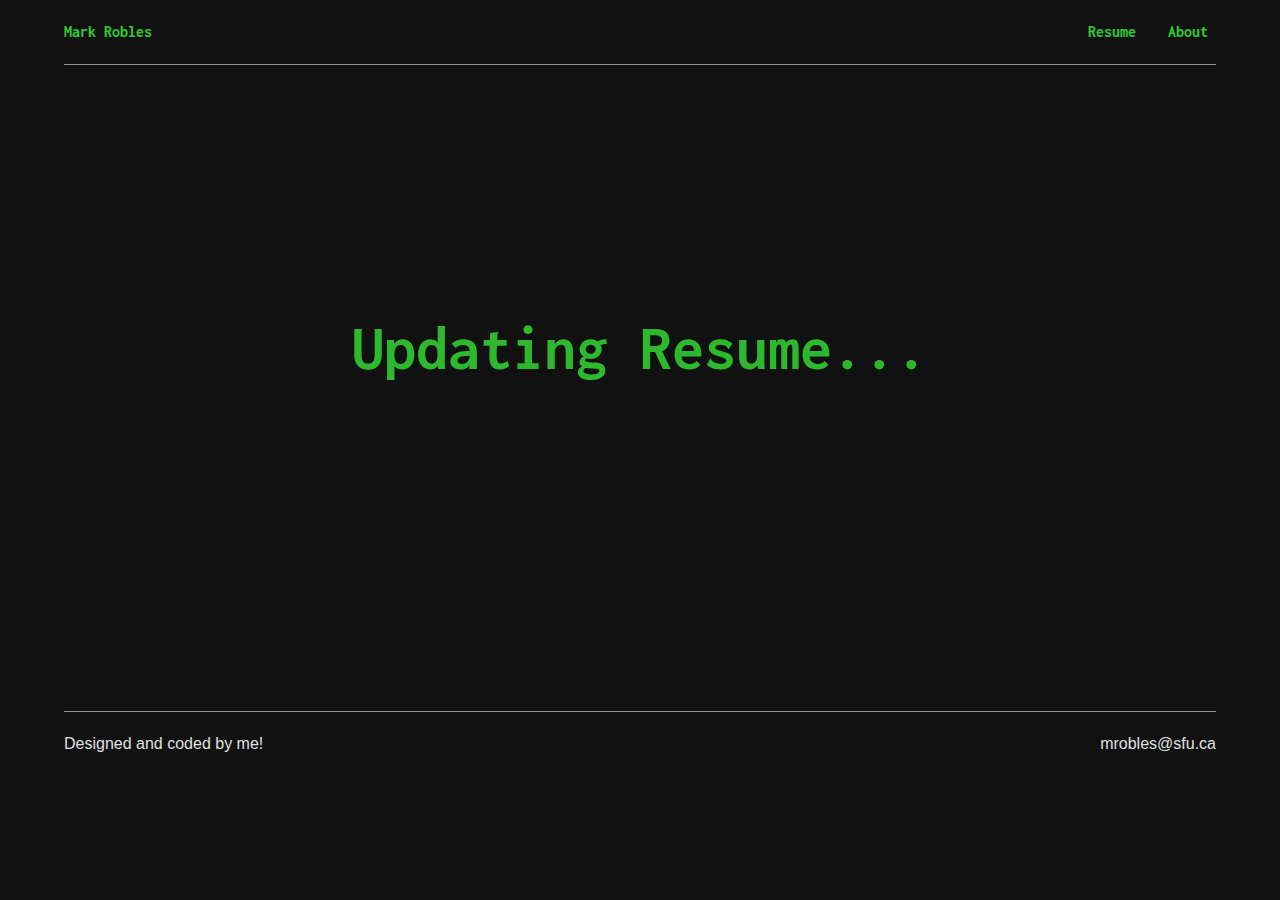
<file: resume.html>
<!DOCTYPE html>
<html lang="en">

<head>
    <title>Mark Robles</title>

    <meta charset="utf-8">
    <meta name="viewport" content="width=device-width, initial-scale=1.0">

    <link rel="stylesheet" href="https://stackpath.bootstrapcdn.com/bootstrap/4.5.2/css/bootstrap.min.css"
        integrity="sha384-JcKb8q3iqJ61gNV9KGb8thSsNjpSL0n8PARn9HuZOnIxN0hoP+VmmDGMN5t9UJ0Z" crossorigin="anonymous">

    <link href="https://unpkg.com/aos@2.3.1/dist/aos.css" rel="stylesheet">
    <!--AOS-->

    <link rel="stylesheet" type="text/css" href="style.css">

    <script src="https://code.jquery.com/jquery-3.5.1.slim.min.js"
        integrity="sha384-DfXdz2htPH0lsSSs5nCTpuj/zy4C+OGpamoFVy38MVBnE+IbbVYUew+OrCXaRkfj"
        crossorigin="anonymous"></script>

    <script src="https://unpkg.com/aos@2.3.1/dist/aos.js"></script>
    <!--AOS-->

    <script src="hide.js"></script>

    <script src="https://cdn.jsdelivr.net/npm/popper.js@1.16.1/dist/umd/popper.min.js"
        integrity="sha384-9/reFTGAW83EW2RDu2S0VKaIzap3H66lZH81PoYlFhbGU+6BZp6G7niu735Sk7lN"
        crossorigin="anonymous"></script>

    <script src="https://stackpath.bootstrapcdn.com/bootstrap/4.5.2/js/bootstrap.min.js"
        integrity="sha384-B4gt1jrGC7Jh4AgTPSdUtOBvfO8shuf57BaghqFfPlYxofvL8/KUEfYiJOMMV+rV"
        crossorigin="anonymous"></script>
</head>

<body>

    <!-- Container Fluid -->
    <div class="container-fluid my-container-fluid">

        <!-- Navbar -->
        <nav class="navbar navbar-expand-lg p-0">
            <a class="navbar-brand py-3" href="index.html">Mark Robles</a>

            <!-- Dropdown Button -->
            <button class="navbar-toggler" type="button" data-toggle="collapse" data-target="#navbarNavDropdown"
                aria-controls="navbarNavDropdown" aria-expanded="false" aria-label="Toggle navigation">
                <span class="navbar-toggler-icon"> <img src="images/dropdown.png" id="dropdown-button"
                        class="img-fluid">
                </span>
            </button>

            <div class="collapse navbar-collapse" id="navbarNavDropdown">
                <ul class="navbar-nav ml-auto">

                    <!-- Resume -->
                    <li class="nav-item pr-3">
                        <a class="nav-link" href="resume.html">Resume</a>
                    </li>

                    <!-- About -->
                    <li class="nav-item">
                        <a class="nav-link" href="about.html">About</a>
                    </li>

                </ul>
            </div>
        </nav>

        <!-- Hero -->
        <div class="jumbotron jumbotron-fluid">
            <h1 class="hero-header">Updating Resume...</h1>
        </div>

        <!-- Footer -->
        <footer class="footer">
            <div class="float-left py-3">
                <p> Designed and coded by me! </p>
            </div>

            <div class="float-right py-3">
                <p class="text-right"> mrobles@sfu.ca </p>
            </div>

            <div class="clearfix"></div>
        </footer>

    </div>

</body>

</html>
</file>
<file: style.css>
/** Body **/

body {
    color: #2db82d;
    /*font-family: -apple-system, BlinkMacSystemFont, 'Segoe UI', Roboto, Oxygen, Ubuntu, Cantarell, 'Open Sans', 'Helvetica Neue', sans-serif;*/
    font-family: 'Fira Sans Regular', sans-serif;
    line-height: 2;
    margin: 0;
    background-color: #111111;
    height: 100%;
}

img {
    opacity: 0.75;
}

.img-max {
    max-width: 80%;
    width:100%;
  }

/* .avatar {
    text-align: center;
} */

html {
    scroll-behavior: smooth;
}

/* width */

::-webkit-scrollbar {
    width: 5px;
}

/* Track */

::-webkit-scrollbar-track {
    background: #111111;
}

/* Handle */

::-webkit-scrollbar-thumb {
    background: #2db82d;
}

/* Handle on hover */

::-webkit-scrollbar-thumb:hover {
    background: #196619;
}

/** Container **/

.my-container-fluid {
    padding: 0;
    overflow-x: hidden;
    width: 90%;
}

/*
.jumbotron{
    background-image: linear-gradient(rgba(0, 0, 0, 0.6), rgba(0, 0, 0, 0)), url('images/khajiit-vs-thoros-hero.png');
    background-size: 100% 100%;
    background-repeat: no-repeat;
}
    */


/** Font Utils **/

@font-face {
    font-family: "Fira Sans Regular";
    src: url("fonts/FiraSans-Regular.ttf");
    font-family: "Inconsolata Bold";
    src: url("fonts/Inconsolata-Bold.ttf");
}

/* Mobile First!!! */

.hero-header {
    font-size: 1.8rem;
    line-height: 1.6;
    color: #2db82d;
    text-align: center;
    margin: auto;
}

.hero-header2 {
    font-size: 1.2rem;
    line-height: 1.6;
    color: #E0E0E0;
    text-align: center;
    margin: auto;
}

.reflection-header {
    font-size: 1.8rem;
    line-height: 1.6;
    color: #E0E0E0;
}

.lokir {
    margin-top: -110px;
}

.ursa {
    margin-top: -70px;
}

.morkvar{
    margin-top: -70px;
}

h1 {
    font-size: 1.8rem;
    font-family: 'Inconsolata Bold', sans-serif;
}

h2, h3, .design-questions {
    font-size: 1.2rem;
    font-family: 'Inconsolata Bold', sans-serif;
}

.h2-hero-caption{
    color: #696969
}

h1, h2, h6 {
    line-height: 1.6;
}

h6 {
    color: #696969;
}

p, li, a {
    font-size: 0.9rem;
    color: #E0E0E0;
}

.jumbotron {
    background-color: #111111;
    color: #E0E0E0;
    border-bottom: 1px solid #929292;
    padding-top: 100px;
    padding-bottom: 80px;
    margin: 0;
}

.contributions-row {
    border-bottom: 1px solid #929292;
}

.playtest-no {
    color: #696969;
}

/** Navbar **/

nav {
    border-bottom: 1px solid #929292;
}

nav a, .navbar-brand {
    color: #32CD32;
    font-family: 'Inconsolata Bold', sans-serif;
}

a:hover, a:focus {
    color: #196619;
    text-decoration: none;
}

.nav-item {
    padding: 0;
}

#dropdown-button {
    outline: none;
}

.game-links {
    color: #2db82d;
    font-family: 'Inconsolata Bold', sans-serif;
    font-size: 1rem;
    text-align:center;
    display:block;
    padding-top:1%;
}

.game-links:hover, .game-links:focus {
    color: #196619;
}

.sfu-link {
    color: #2db82d;
}

.sfu-link:hover, .sfu-link:focus {
    color: #196619;
}

/* b {
    color: #2db82d;
} */

/** Content **/

.row {
    padding: 0;
}

.my-row {
    border-bottom: 1px solid #929292;
}

/* copy for longer text */
.project-copy {
    max-width: 50em;
}

/* copy for text if you need more spacing between 2 sections */
.project-copy2 {
    max-width: 28em;
}

/* copy for ablities to shorten padding at the end */
.ability-copy {
    max-width: 32em;
}


ul {
    list-style: none;
    margin: 0;
    padding: 0;
}

.desc {
    font-size: 0.8rem;
}

/** Footer **/

.footer {
    color: #E0E0E0;
    background-color: #111111;
}

.next-project-footer, .footer-content {
    color: #E0E0E0;
    font-family: 'Inconsolata Bold', sans-serif;
}

.figma-link:hover, .figma-link:focus {
    color: #196619;
}

/** Buttons **/

.btn {
    width: 15%;
    padding: 0;
    opacity: 0.5;
    transition: all 0.5s;
    text-decoration: none;
}

.btn2 {
    width: 20%;
    padding: 0;
    background-color: black;
}

.btn:focus, .btn:active {
    outline: none;
    box-shadow: none;
}

.btn:hover, .btn2:hover, .active {
    opacity: 1;
}

.textBox, .textBox-2, .textBox-3, .textBox-4, .textBox-5, .textBox-6 {
    display: none;
}

/** Videos **/

.vid {
    margin-top: -50px;
}

/** Hover Effect Index Html **/

.hovereffect {
    width: 100%;
    height: 100%;
    float: left;
    overflow: hidden;
    position: relative;
    text-align: center;
    cursor: default;
}

.hovereffect .overlay {
    width: 100%;
    height: 100%;
    position: absolute;
    overflow: hidden;
    top: 0;
    left: 0;
    opacity: 0;
    background-color: rgba(17, 17, 17, 0.4);
    -webkit-transition: all .4s ease-in-out;
    transition: all .4s ease-in-out
}

.hovereffect img {
    display: block;
    position: relative;
    -webkit-transition: all .4s linear;
    transition: all .4s linear;
}

.hovereffect h2.info {
    color: #ebebeb;
    text-align: center;
    position: relative;
    -webkit-transform: translatey(200px);
    -ms-transform: translatey(200px);
    transform: translatey(200px);
    -webkit-transition: all .2s ease-in-out;
    transition: all .2s ease-in-out;
    padding: 20%;
}

.hovereffect h2.info2{
    color: #ebebeb;
    text-align: center;
    position: relative;
    -webkit-transform: translatey(200px);
    -ms-transform: translatey(200px);
    transform: translatey(200px);
    -webkit-transition: all .2s ease-in-out;
    transition: all .2s ease-in-out;
    padding: 16%;
}

.hovereffect h2.info3{
    color: #ebebeb;
    text-align: center;
    position: relative;
    -webkit-transform: translatey(200px);
    -ms-transform: translatey(200px);
    transform: translatey(200px);
    -webkit-transition: all .2s ease-in-out;
    transition: all .2s ease-in-out;
    padding-right: 30%;
    padding-top: 15%
}

.hovereffect:hover img {
    -ms-transform: scale(1.2);
    -webkit-transform: scale(1.2);
    transform: scale(1.2);
}

.hovereffect:hover .overlay {
    opacity: 1;
    filter: alpha(opacity=100);
    cursor: pointer;
}

.hovereffect:hover h2 {
    opacity: 1;
    filter: alpha(opacity=100);
    -ms-transform: translatey(0);
    -webkit-transform: translatey(0);
    transform: translatey(0);
}

/* Scroll up button */

#back-to-top {
    position: fixed;
    right: 25px;
    bottom: 15px;
    display: none;
    color: #32CD32;
    padding: 0;
    border: none;
    background: none;
    font-size: 30px;
    outline: none;
    -webkit-animation: ca3_fade_move_up 2s ease-in-out infinite;
    -moz-animation: ca3_fade_move_up 2s ease-in-out infinite;
    animation: ca3_fade_move_up 2s ease-in-out infinite;
}

/* Scroll down button */

[data-ca3_icon]::before {
    font-weight: normal;
    content: attr(data-ca3_icon);
}

.ca3-scroll-down-link {
    height: 75px;
    width: 20px;
    padding: 0;
    border: none;
    background: none;
    position: absolute;
    left: 49%;
    bottom: 0px;
    color: #32CD32;
    text-align: center;
    font-size: 30px;
    -webkit-animation: ca3_fade_move_down 2s ease-in-out infinite;
    -moz-animation: ca3_fade_move_down 2s ease-in-out infinite;
    animation: ca3_fade_move_down 2s ease-in-out infinite;
}

.speakers {
    display: block;
    margin-left: auto;
    margin-right: auto;
    width: 40%;
}

.dababies {
    margin-top: 40px;
}

.couple {
    margin-top: -30px;
    width: 50%;
}



/* Animated scroll arrow animation down */

@-webkit-keyframes ca3_fade_move_down {
    0% {
        -webkit-transform: translate(0, -10px);
        opacity: 0;
    }

    50% {
        opacity: 1;
    }

    100% {
        -webkit-transform: translate(0, 10px);
        opacity: 0;
    }
}

@-moz-keyframes ca3_fade_move_down {
    0% {
        -moz-transform: translate(0, -10px);
        opacity: 0;
    }

    50% {
        opacity: 1;
    }

    100% {
        -moz-transform: translate(0, 10px);
        opacity: 0;
    }
}

@keyframes ca3_fade_move_down {
    0% {
        transform: translate(0, -10px);
        opacity: 0;
    }

    50% {
        opacity: 1;
    }

    100% {
        transform: translate(0, 10px);
        opacity: 0;
    }
}

/* Animated scroll arrow animation up */

@-webkit-keyframes ca3_fade_move_up {
    0% {
        -webkit-transform: translate(0, 10px);
        opacity: 0;
    }

    50% {
        opacity: 1;
    }

    100% {
        -webkit-transform: translate(0, -10px);
        opacity: 0;
    }
}

@-moz-keyframes ca3_fade_move_up {
    0% {
        -moz-transform: translate(0, 10px);
        opacity: 0;
    }

    50% {
        opacity: 1;
    }

    100% {
        -moz-transform: translate(0, -10px);
        opacity: 0;
    }
}

@keyframes ca3_fade_move_up {
    0% {
        transform: translate(0, 10px);
        opacity: 0;
    }

    50% {
        opacity: 1;
    }

    100% {
        transform: translate(0, -10px);
        opacity: 0;
    }
}

/** Media Queries **/

/* Small devices (landscape phones, 576px and up) */

@media (min-width: 576px) {
    /* By default, bootstrap is a mobile first framework (0px). Thus, everything will be applied to mobile unless specified by queries. */

    .lokir {
        margin-top: -130px;
    }

    .ursa {
        margin-top: -100px;
    }

    .morkvar{
        margin-top: -70px;
    }

    .btn {
        width: 25%;
    }

    .btn2 {
        width: 45%;
    }
}

/* Medium devices (tablets, 768px and up) */

@media (min-width: 768px) {
    h1 {
        font-size: 2.5rem;
        line-height: 1.2;
    }

    h2, h3, .design-questions {
        font-size: 1.7rem;
        line-height: 1.2;
    }

    p, li, a, .next-project-footer {
        font-size: 1rem;
    }

    .row, h1, h2 {
        padding-bottom: 15px;
    }

    .hero-header {
        font-size: 3rem;
        max-width: 22em;
        line-height: 1.5;
    }

    .hero-header2{
        font-size: 1.8rem;
    }

    .reflection-header {
        font-size: 2.5rem;
    }

    .jumbotron {
        padding-top: 225px;
        padding-bottom: 290px;
        margin: 0;
    }

    .my-container-fluid {
        padding: 0;
        overflow-x: hidden;
        width: 70%;
    }

    .btn {
        width: 18%;
    }

    .btn2 {
        width: 20%;
        padding: 20px;
    }

    .ca3-scroll-down-link {
        height: 200px;
        width: 30px;
        font-size: 30px;
    }

    .game-links{
        font-size:1.5rem;
    }

}

/* Large devices (desktops, laptops 992px and up) */

@media (min-width: 992px) {
    .my-container-fluid {
        padding: 0;
        overflow-x: hidden;
        width: 80%;
    }

    h1 {
        font-size: 2.1rem;
    }

    h2 {
        font-size: 1.2rem;
    }

    .hero-header{
        font-size: 3rem;
    }

    .hero-header2{
        font-size: 1.8rem;
    }

    .me {
        margin-top: -9px;
    }

    .btn {
        width: 20%;
    }

    .btn2 {
        width: 45%;
    }

    p, li, .navbar-brand {
        font-size: 0.9rem;
    }

    .lokir {
        margin-top: -120px;
    }

    .ursa {
        margin-top: -150px;
    }

    .scourged {
        margin-top: 100px;
    }
}

/* Extra large devices (large desktops, 1200px and up) */

@media (min-width: 1200px) {
    h1 {
        font-size: 2.2rem;
        line-height: 1.2;
    }

    h2, h3, .design-questions {
        font-size: 1.5rem;
        line-height: 1.5;
    }

    p, li, .navbar-brand {
        font-size: 1rem;
    }

    .row, h1, h2 {
        padding-bottom: 15px;
    }

    .hero-header {
        font-size: 4rem;
        max-width: 22em;
        line-height: 1.5;
    }

    .hero-header2 {
        font-size: 2.5rem;
    }

    .jumbotron {
        /* Original: top padding 305, bottom 370 */
        padding-top: 235px;
        padding-bottom: 300px;
        margin: 0;
    }

    .my-container-fluid {
        padding: 0;
        overflow-x: hidden;
        width: 90%;
    }

    .btn {
        width: 15%;
    }

    .btn2 {
        width: 20%;
    }

    .vid {
        margin-top: 0;
    }
}

/* Thicc devices (thicc desktops, 1440px and up) */

@media (min-width: 1440px) {
    .my-container-fluid {
        padding: 0;
        overflow-x: hidden;
        width: 90%;
    }

    .btn {
        width: 15%;
        padding: 0;
    }

    .btn2 {
        width: 20%;
        padding: 20px;
    }
}

/* Thiccc devices (thicc desktops, 1920px and up) */

@media (min-width: 1920px) {
    .my-container-fluid {
        padding: 0;
        overflow-x: hidden;
        width: 60%;
    }

    .btn {
        width: 15%;
        padding: 0;
    }

    .btn2 {
        width: 20%;
        padding: 20px;
    }
}
</file>
